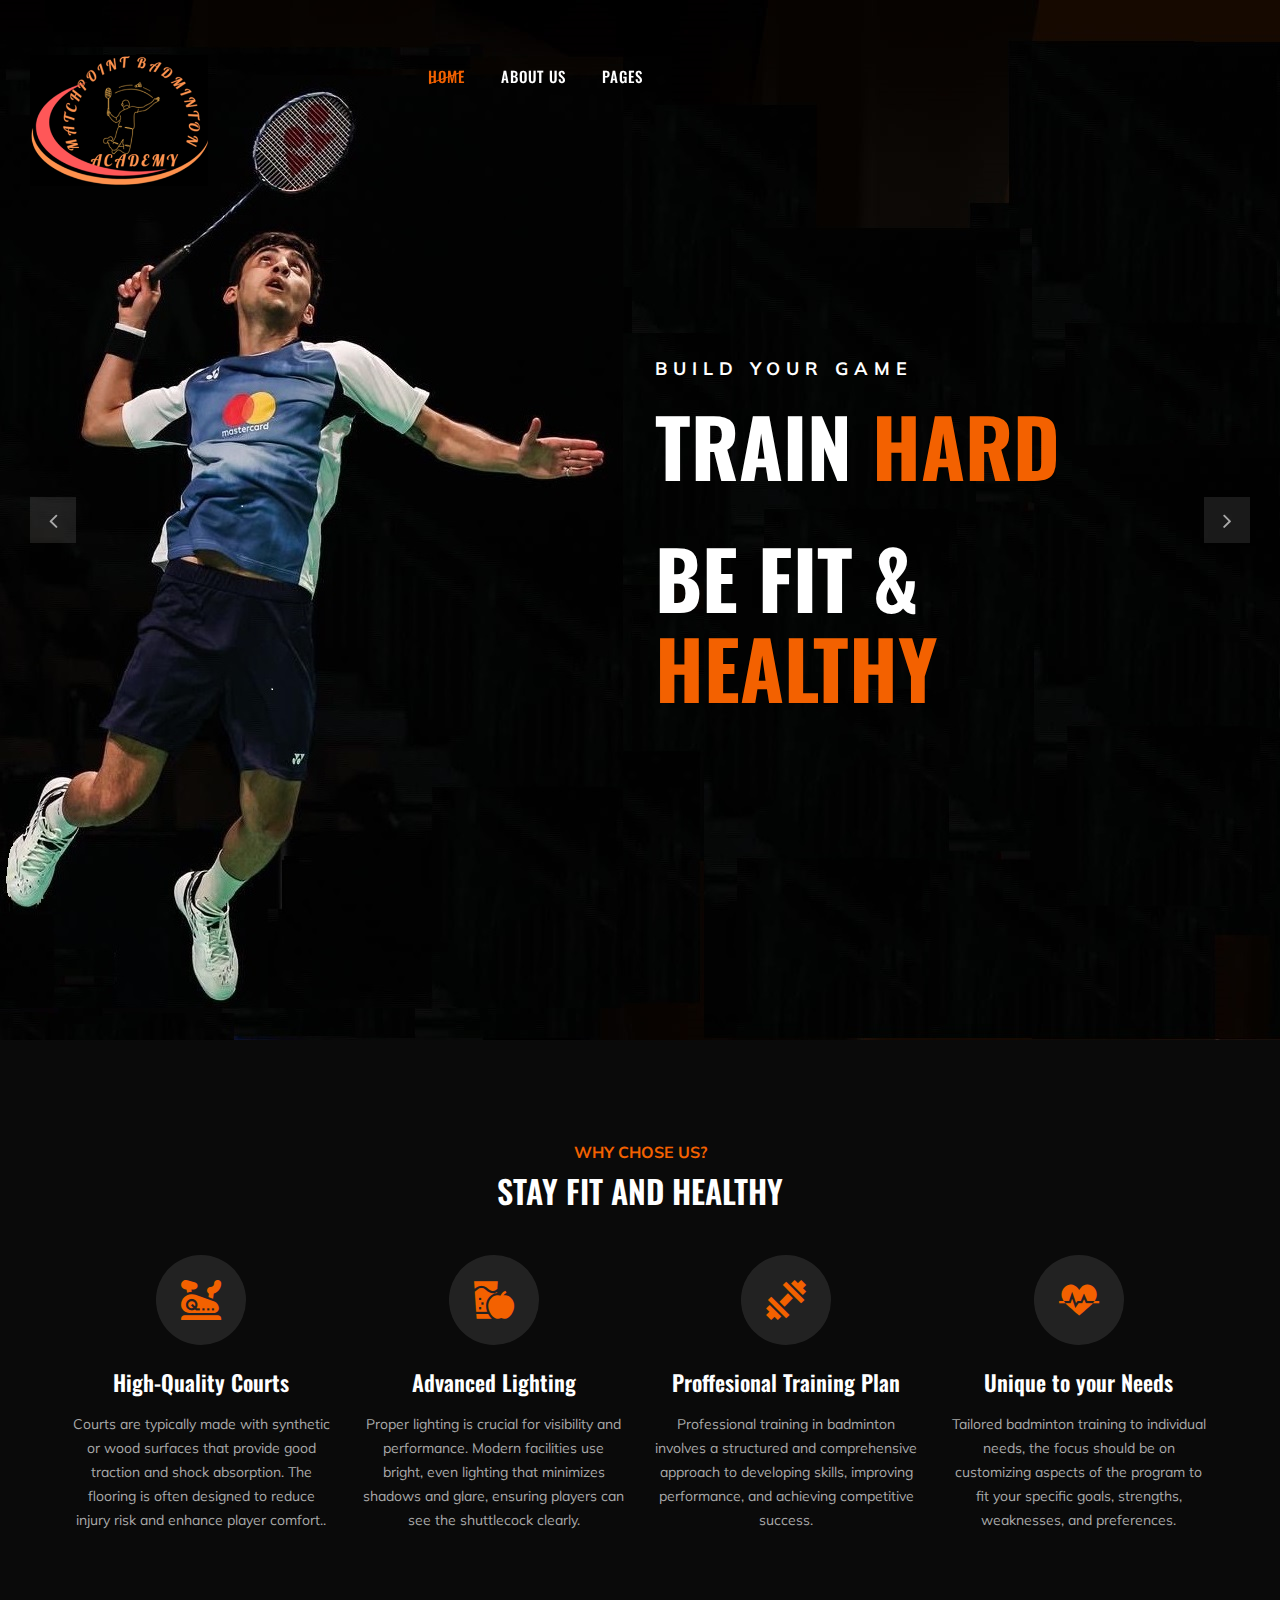
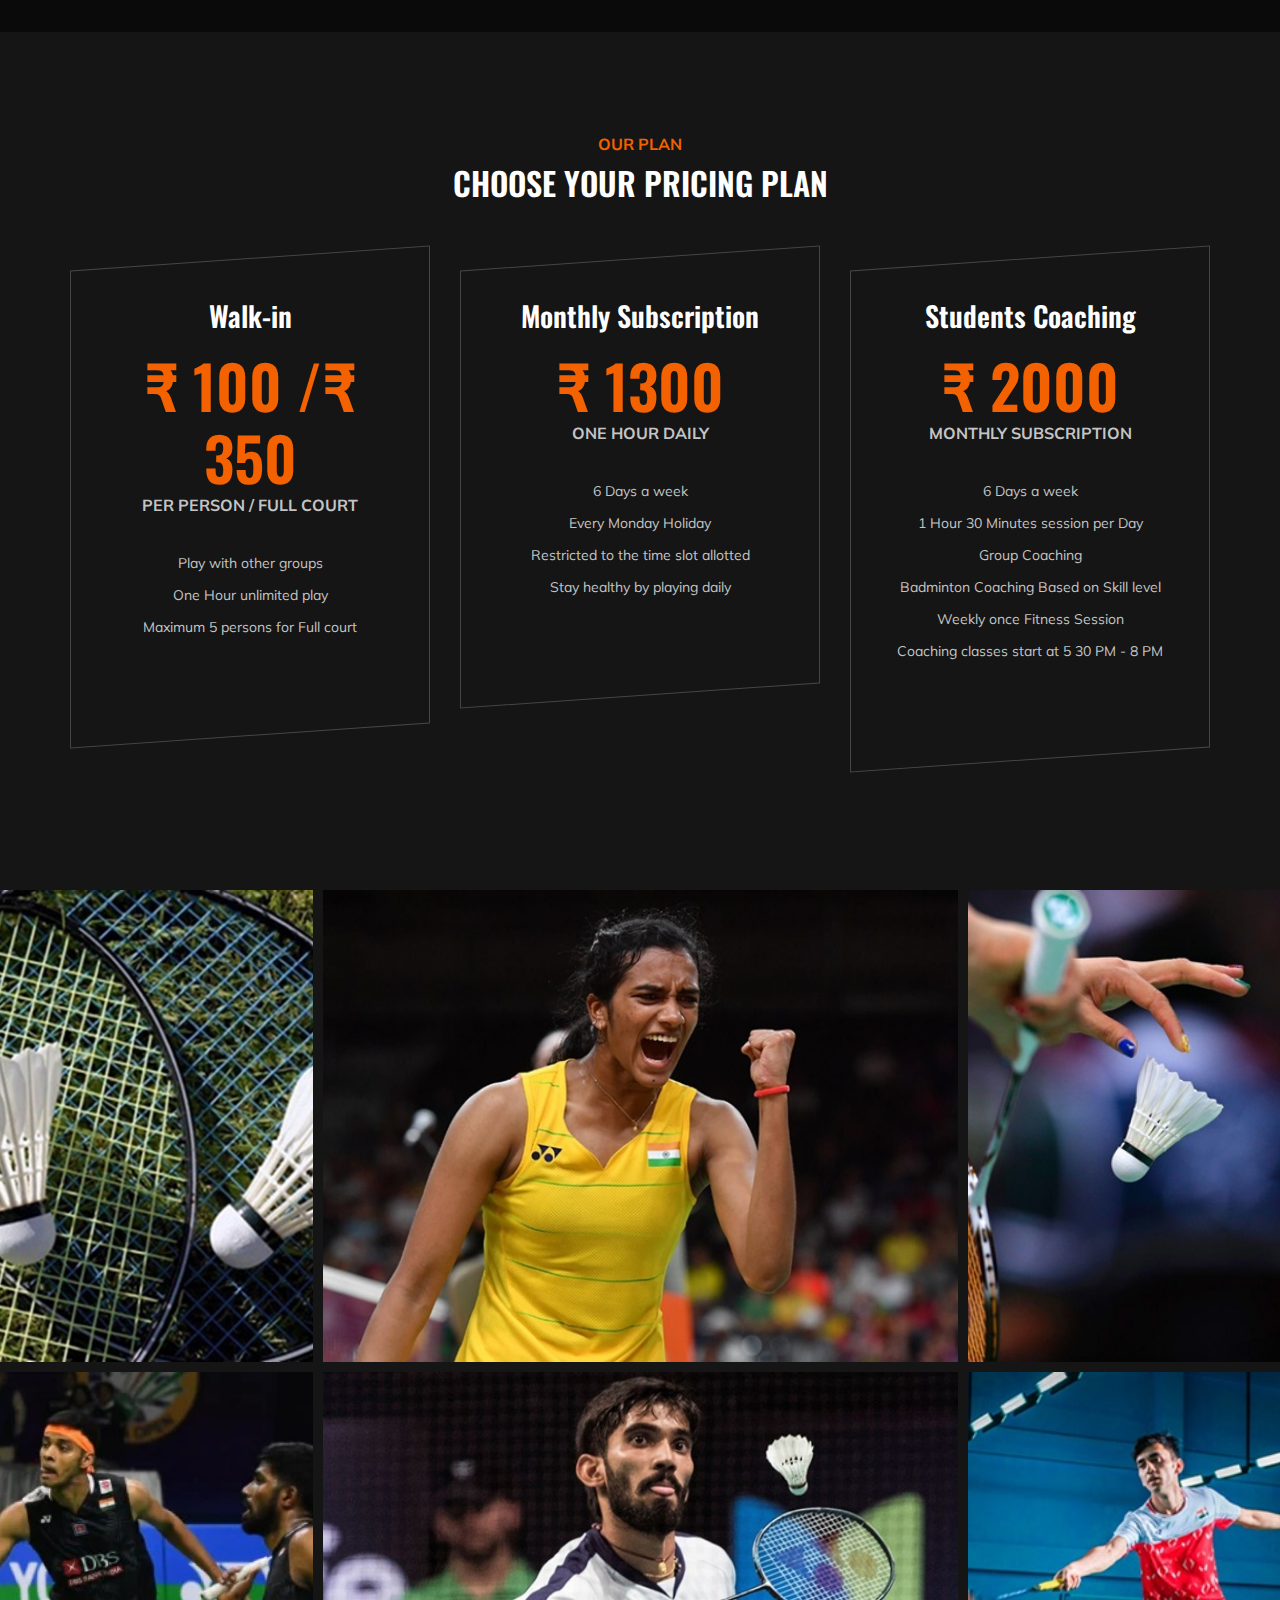
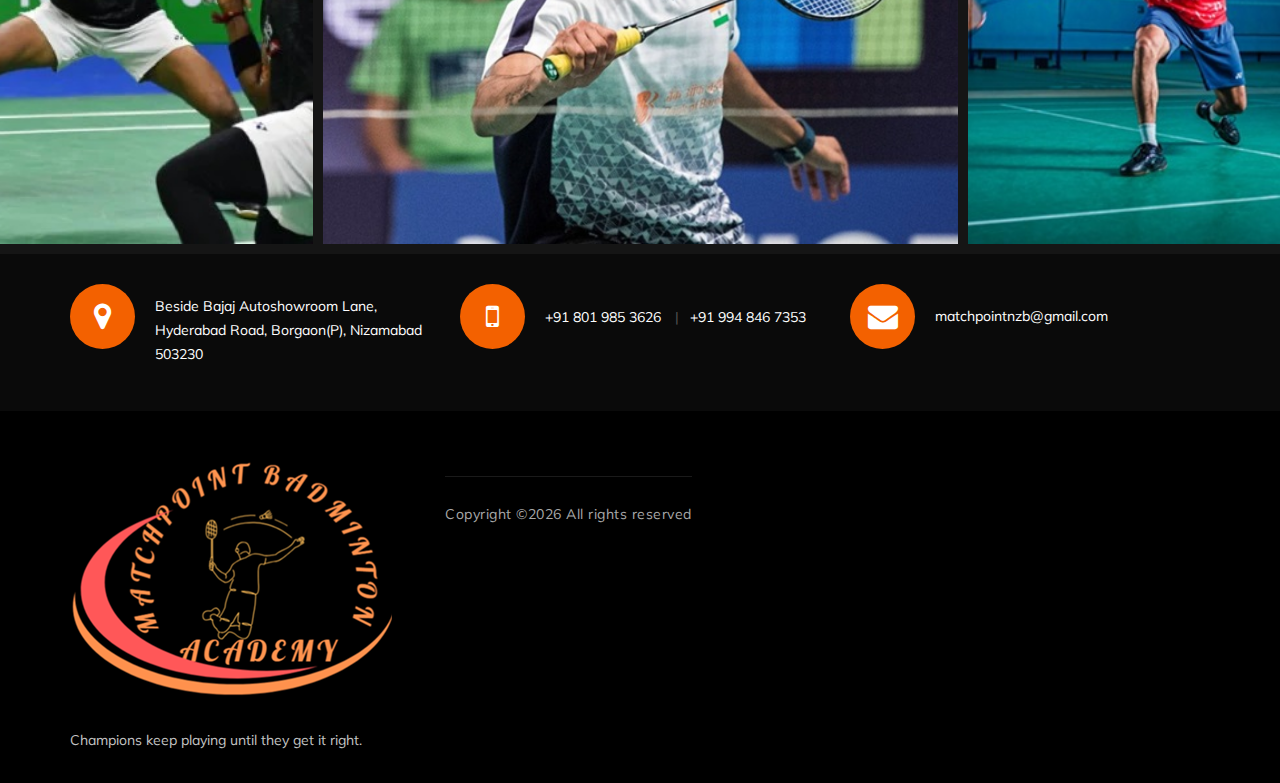
<file: index.html>
<!DOCTYPE html>
<html lang="zxx">

<head>
    <meta charset="UTF-8">
    <meta name="description" content="MPA">
    <meta name="keywords" content="Gym, unica, creative, html">
    <meta name="viewport" content="width=device-width, initial-scale=1.0">
    <meta http-equiv="X-UA-Compatible" content="ie=edge">
    <title>MPA </title>

    <!-- Google Font -->
    <link href="https://fonts.googleapis.com/css?family=Muli:300,400,500,600,700,800,900&display=swap" rel="stylesheet">
    <link href="https://fonts.googleapis.com/css?family=Oswald:300,400,500,600,700&display=swap" rel="stylesheet">

    <!-- Css Styles -->
    <link rel="stylesheet" href="css/bootstrap.min.css" type="text/css">
    <link rel="stylesheet" href="css/font-awesome.min.css" type="text/css">
    <link rel="stylesheet" href="css/flaticon.css" type="text/css">
    <link rel="stylesheet" href="css/owl.carousel.min.css" type="text/css">
    <link rel="stylesheet" href="css/barfiller.css" type="text/css">
    <link rel="stylesheet" href="css/magnific-popup.css" type="text/css">
    <link rel="stylesheet" href="css/slicknav.min.css" type="text/css">
    <link rel="stylesheet" href="css/style.css" type="text/css">
</head>

<body>
    <!-- Page Preloder -->
    <div id="preloder">
        <div class="loader"></div>
    </div>

    <!-- Offcanvas Menu Section Begin -->
    <div class="offcanvas-menu-overlay"></div>
    <div class="offcanvas-menu-wrapper">
        <div class="canvas-close">
            <i class="fa fa-close"></i>
        </div>
        <!--
        <div class="canvas-search search-switch">
            <i class="fa fa-search"></i>
        </div>
        -->
        <nav class="canvas-menu mobile-menu">
            <ul>
                <li><a href="./index.html">Home</a></li>
                <li><a href="./about-us.html">About Us</a></li>
                <li><a href="#">Pages</a>
                    <ul class="dropdown">
                        <li><a href="./about-us.html">About us</a></li>
                        <li><a href="./gallery.html">Gallery</a></li>

                    </ul>
                </li>
                <!-- <li><a href="./contact.html">Contact</a></li>  -->
            </ul>
        </nav>
        <div id="mobile-menu-wrap"></div>
        <!--
        <div class="canvas-social">
            <a href="#"><i class="fa fa-facebook"></i></a>
            <a href="#"><i class="fa fa-twitter"></i></a>
            <a href="#"><i class="fa fa-youtube-play"></i></a>
            <a href="#"><i class="fa fa-instagram"></i></a>
        </div>
        -->
    </div>
    <!-- Offcanvas Menu Section End -->

    <!-- Header Section Begin -->
    <header class="header-section">
        <div class="container-fluid">
            <div class="row">
                <div class="col-lg-2">
                    <div class="logo1">
                        <a href="./index.html">
                            <img src="img/logo.png" alt="">
                        </a>
                    </div>
                </div>
                <div class="col-lg-6">
                    <nav class="nav-menu">
                        <ul>
                            <li class="active"><a href="./index.html">Home</a></li>
                            <li><a href="./about-us.html">About Us</a></li>
                            <li><a href="#">Pages</a>
                                <ul class="dropdown">
                                    <li><a href="./about-us.html">About us</a></li>
                                    <li><a href="./gallery.html">Gallery</a></li>
                                        </ul>
                            </li>
                            <!-- <li><a href="./contact.html">Contact</a></li>  -->
                        </ul>
                    </nav>
                </div>
                <div class="col-lg-3">
                    <!--
                    <div class="top-option">
                        <div class="to-search search-switch">
                            <i class="fa fa-search"></i>
                        </div>

                        -->
                       <!--
                        <div class="to-social">
                            <a href="#"><i class="fa fa-facebook"></i></a>
                            <a href="#"><i class="fa fa-twitter"></i></a>
                            <a href="#"><i class="fa fa-youtube-play"></i></a>
                            <a href="#"><i class="fa fa-instagram"></i></a>
                        </div>
                        -->
                    </div>
                </div>
            </div>
            <div class="canvas-open">
                <i class="fa fa-bars"></i>
            </div>
        </div>
    </header>
    <!-- Header End -->

    <!-- Hero Section Begin -->
    <section class="hero-section">
        <div class="hs-slider owl-carousel">
            <div class="hs-item set-bg" data-setbg="img/hero/hero-1.jpg">
                <div class="container">
                    <div class="row">
                        <div class="col-lg-6 offset-lg-6">
                            <div class="hi-text">
                                <span>Build your Game</span>
                                <h1>Train <strong>Hard</strong></h1>
                                <h1>Be Fit &<strong> Healthy</strong> </h1>
                                <!-- <a href="#" class="primary-btn">Get info</a>   -->
                            </div>
                        </div>
                    </div>
                </div>
            </div>
            <div class="hs-item set-bg" data-setbg="img/hero/hero-2.jpg">
                <div class="container">
                    <div class="row">
                        <div class="col-lg-6 offset-lg-6">
                            <div class="hi-text">
                                <span>Build your Game</span>
                                  <h1>Train <strong>Hard</strong></h1>
                                <h1>Be Fit & <strong>Healthy </strong></h1>
                                <!-- <a href="#" class="primary-btn">Get info</a>  -->
                            </div>
                        </div>
                    </div>
                </div>
            </div>
        </div>
    </section>
    <!-- Hero Section End -->

    <!-- ChoseUs Section Begin -->
    <section class="choseus-section spad">
        <div class="container">
            <div class="row">
                <div class="col-lg-12">
                    <div class="section-title">
                        <span>Why chose us?</span>
                        <h2>Stay Fit and Healthy</h2>
                    </div>
                </div>
            </div>
            <div class="row">
                <div class="col-lg-3 col-sm-6">
                    <div class="cs-item">
                        <span class="flaticon-034-stationary-bike"></span>
                        <h4>High-Quality Courts</h4>
                        <p>Courts are typically made with synthetic or wood surfaces that provide good traction and shock absorption. The flooring is often designed to reduce injury risk and enhance player comfort..</p>
                    </div>
                </div>
                <div class="col-lg-3 col-sm-6">
                    <div class="cs-item">
                        <span class="flaticon-033-juice"></span>
                        <h4>Advanced Lighting</h4>
                        <p>Proper lighting is crucial for visibility and performance. Modern facilities use bright, even lighting that minimizes shadows and glare, ensuring players can see the shuttlecock clearly.</p>
                    </div>
                </div>
                <div class="col-lg-3 col-sm-6">
                    <div class="cs-item">
                        <span class="flaticon-002-dumbell"></span>
                        <h4>Proffesional Training Plan</h4>
                        <p>Professional training in badminton involves a structured and comprehensive approach to developing skills, improving performance, and achieving competitive success.</p>
                    </div>
                </div>
                <div class="col-lg-3 col-sm-6">
                    <div class="cs-item">
                        <span class="flaticon-014-heart-beat"></span>
                        <h4>Unique to your Needs</h4>
                        <p>Tailored badminton training to individual needs, the focus should be on customizing aspects of the program to fit your specific goals, strengths, weaknesses, and preferences.</p>
                    </div>
                </div>
            </div>
        </div>
    </section>
    <!-- ChoseUs Section End -->

    <!-- ChoseUs Section End -->

    <!-- Banner Section Begin -->
    <!--
    <section class="banner-section set-bg" data-setbg="img/banner-bg.jpg">
        <div class="container">
            <div class="row">
                <div class="col-lg-12 text-center">
                    <div class="bs-text">
                        <h2>registration now to get more deals</h2>
                        <div class="bt-tips">Where health, beauty and fitness meet.</div>
                        <a href="#" class="primary-btn  btn-normal">Appointment</a>
                    </div>
                </div>
            </div>
        </div>
    </section>

    -->
    <!-- Banner Section End -->

    <!-- Pricing Section Begin -->
    <section class="pricing-section spad">
        <div class="container">
            <div class="row">
                <div class="col-lg-12">
                    <div class="section-title">
                        <span>Our Plan</span>
                        <h2>Choose your pricing plan</h2>
                    </div>
                </div>
            </div>
            <div class="row justify-content-center">
                <div class="col-lg-4 col-md-8">
                    <div class="ps-item">
                        <h3>Walk-in</h3>
                        <div class="pi-price">
                            <h2> ₹ 100 /₹ 350 </h2>
                            <span>Per Person / Full Court</span>
                        </div>
                        <ul>
                            <li>Play with other groups</li>
                            <li> One Hour unlimited play</li>
                            <li> Maximum 5 persons for Full court</li>
                         </ul>
                         <!--<a href="#" class="primary-btn pricing-btn">Enroll now</a> -->
                         <!-- <a href="#" class="thumb-icon"><i class="fa fa-picture-o"></i></a>  -->
                    </div>
                </div>
                <div class="col-lg-4 col-md-8">
                    <div class="ps-item">
                        <h3>Monthly Subscription</h3>
                        <div class="pi-price">
                            <h2>₹ 1300 </h2>
                            <span>One Hour daily</span>
                        </div>
                        <ul>
                            <li>6 Days a week</li>
                            <li>Every Monday Holiday</li>
                            <li>Restricted to the time slot allotted</li>
                            <li>Stay healthy by playing daily</li>
                        </ul>
                      <!--  <a href="#" class="primary-btn pricing-btn">Enroll now</a>  -->
                       <!-- <a href="#" class="thumb-icon"><i class="fa fa-picture-o"></i></a> -->
                    </div>
                </div>
                <div class="col-lg-4 col-md-8">
                    <div class="ps-item">
                        <h3>Students Coaching</h3>
                        <div class="pi-price">
                            <h2>₹ 2000</h2>
                            <span>Monthly Subscription</span>
                        </div>
                        <ul>
                            <li>6 Days a week</li>
                            <li> 1 Hour 30 Minutes session per Day</li>
                            <li>Group Coaching</li>
                            <li>Badminton Coaching Based on Skill level</li>
                            <li>Weekly once Fitness Session </li>
                            <li> Coaching classes start at 5 30 PM - 8 PM </li>
                        </ul>
                           <!-- <a href="#" class="primary-btn pricing-btn">Enroll now</a>  -->
                           <!-- <a href="#" class="thumb-icon"><i class="fa fa-picture-o"></i></a>  -->
                    </div>
                </div>
            </div>
        </div>
    </section>
    <!-- Pricing Section End -->

    <!-- Gallery Section Begin -->
    <div class="gallery-section">
        <div class="gallery">
            <div class="grid-sizer"></div>
            <!-- <div class="gs-item grid-wide set-bg" data-setbg="img/gallery/gallery-1.jpg">  -->
                <div class="gs-item  set-bg" data-setbg="img/gallery/gallery-1.jpg">
                <a href="img/gallery/gallery-1.jpg" class="thumb-icon image-popup"><i class="fa fa-picture-o"></i></a>
            </div>
            <div class="gs-item   grid-wide set-bg" data-setbg="img/gallery/gallery-2.jpg">
                <a href="img/gallery/gallery-2.jpg" class="thumb-icon image-popup"><i class="fa fa-picture-o"></i></a>
            </div>
            <div class="gs-item set-bg" data-setbg="img/gallery/gallery-3.jpg">
                <a href="img/gallery/gallery-3.jpg" class="thumb-icon image-popup"><i class="fa fa-picture-o"></i></a>
            </div>
            <div class="gs-item set-bg" data-setbg="img/gallery/gallery-4.jpg">
                <a href="img/gallery/gallery-4.jpg" class="thumb-icon image-popup"><i class="fa fa-picture-o"></i></a>
            </div>
            <div class="gs-item grid-wide set-bg" data-setbg="img/gallery/gallery-5.jpg">
                <a href="img/gallery/gallery-5.jpg" class="thumb-icon image-popup"><i class="fa fa-picture-o"></i></a>
            </div>
           <!--  <div class="gs-item grid-wide set-bg" data-setbg="img/gallery/gallery-6.jpg">   -->
                <div class="gs-item  set-bg" data-setbg="img/gallery/gallery-6.jpg">
                <a href="img/gallery/gallery-6.jpg" class="thumb-icon image-popup"><i class="fa fa-picture-o"></i></a>
            </div>
        </div>
    </div>
    <!-- Gallery Section End -->

     <!-- Get In Touch Section Begin -->
    <div class="gettouch-section">
        <div class="container">
            <div class="row">
                <div class="col-md-4">
                    <div class="gt-text">
                        <i class="fa fa-map-marker"></i>
                      <p>Beside Bajaj Autoshowroom Lane, Hyderabad Road, Borgaon(P), Nizamabad<br/> 503230</p>
                    </div>
                </div>
                <div class="col-md-4">
                    <div class="gt-text">
                        <i class="fa fa-mobile"></i>
                        <ul>
                            <li>+91 801 985 3626</li>
                            <li>+91 994 846 7353</li>
                        </ul>
                    </div>
                </div>
                <div class="col-md-4">
                    <div class="gt-text email">
                        <i class="fa fa-envelope"></i>
                         <p>matchpointnzb@gmail.com</p>
                    </div>
                </div>
            </div>
        </div>
    </div>
    <!-- Get In Touch Section End -->

    <!-- Footer Section Begin -->
    <section class="footer-section">
        <div class="container">
            <div class="row">
                <div class="col-lg-4">
                    <div class="fs-about">
                        <div class="fa-logo">
                            <a href="#"><img src="img/logo.png" alt=""></a>
                        </div>
                        <p>Champions keep playing until they get it right.</p>
                        <!--
                        <div class="fa-social">
                            <a href="#"><i class="fa fa-facebook"></i></a>
                            <a href="#"><i class="fa fa-twitter"></i></a>
                            <a href="#"><i class="fa fa-youtube-play"></i></a>
                            <a href="#"><i class="fa fa-instagram"></i></a>
                            <a href="#"><i class="fa  fa-envelope-o"></i></a>
                        </div>

                        -->
                    </div>
                </div>
                <!--
                <div class="col-lg-2 col-md-3 col-sm-6">
                    <div class="fs-widget">
                        <h4>Useful links</h4>
                        <ul>
                            <li><a href="#">About</a></li>
                            <li><a href="#">Blog</a></li>
                            <li><a href="#">Classes</a></li>
                            <li><a href="#">Contact</a></li>
                        </ul>
                    </div>
                </div>
                <div class="col-lg-2 col-md-3 col-sm-6">
                    <div class="fs-widget">
                        <h4>Support</h4>
                        <ul>
                            <li><a href="#">Login</a></li>
                            <li><a href="#">My account</a></li>
                            <li><a href="#">Subscribe</a></li>
                            <li><a href="#">Contact</a></li>
                        </ul>
                    </div>
                </div>
                <div class="col-lg-4 col-md-6">
                    <div class="fs-widget">
                        <h4>Tips & Guides</h4>
                        <div class="fw-recent">
                            <h6><a href="#">Physical fitness may help prevent depression, anxiety</a></h6>
                            <ul>
                                <li>3 min read</li>
                                <li>20 Comment</li>
                            </ul>
                        </div>
                        <div class="fw-recent">
                            <h6><a href="#">Fitness: The best exercise to lose belly fat and tone up...</a></h6>
                            <ul>
                                <li>3 min read</li>
                                <li>20 Comment</li>
                            </ul>
                        </div>
                    </div>
                </div>
            </div>
            -->
            <div class="row">
                <div class="col-lg-12 text-center">
                    <div class="copyright-text">
                        <p><!-- Link back to Colorlib can't be removed. Template is licensed under CC BY 3.0. -->
  Copyright &copy;<script>document.write(new Date().getFullYear());</script> All rights reserved
  <!-- Link back to Colorlib can't be removed. Template is licensed under CC BY 3.0. --></p>
                    </div>
                </div>
            </div>
        </div>
    </section>
    <!-- Footer Section End -->

    <!-- Search model Begin -->
    <div class="search-model">
        <div class="h-100 d-flex align-items-center justify-content-center">
            <div class="search-close-switch">+</div>
            <form class="search-model-form">
                <input type="text" id="search-input" placeholder="Search here.....">
            </form>
        </div>
    </div>
    <!-- Search model end -->

    <!-- Js Plugins -->
    <script src="js/jquery-3.3.1.min.js"></script>
    <script src="js/bootstrap.min.js"></script>
    <script src="js/jquery.magnific-popup.min.js"></script>
    <script src="js/masonry.pkgd.min.js"></script>
    <script src="js/jquery.barfiller.js"></script>
    <script src="js/jquery.slicknav.js"></script>
    <script src="js/owl.carousel.min.js"></script>
    <script src="js/main.js"></script>



</body>

</html>
</file>
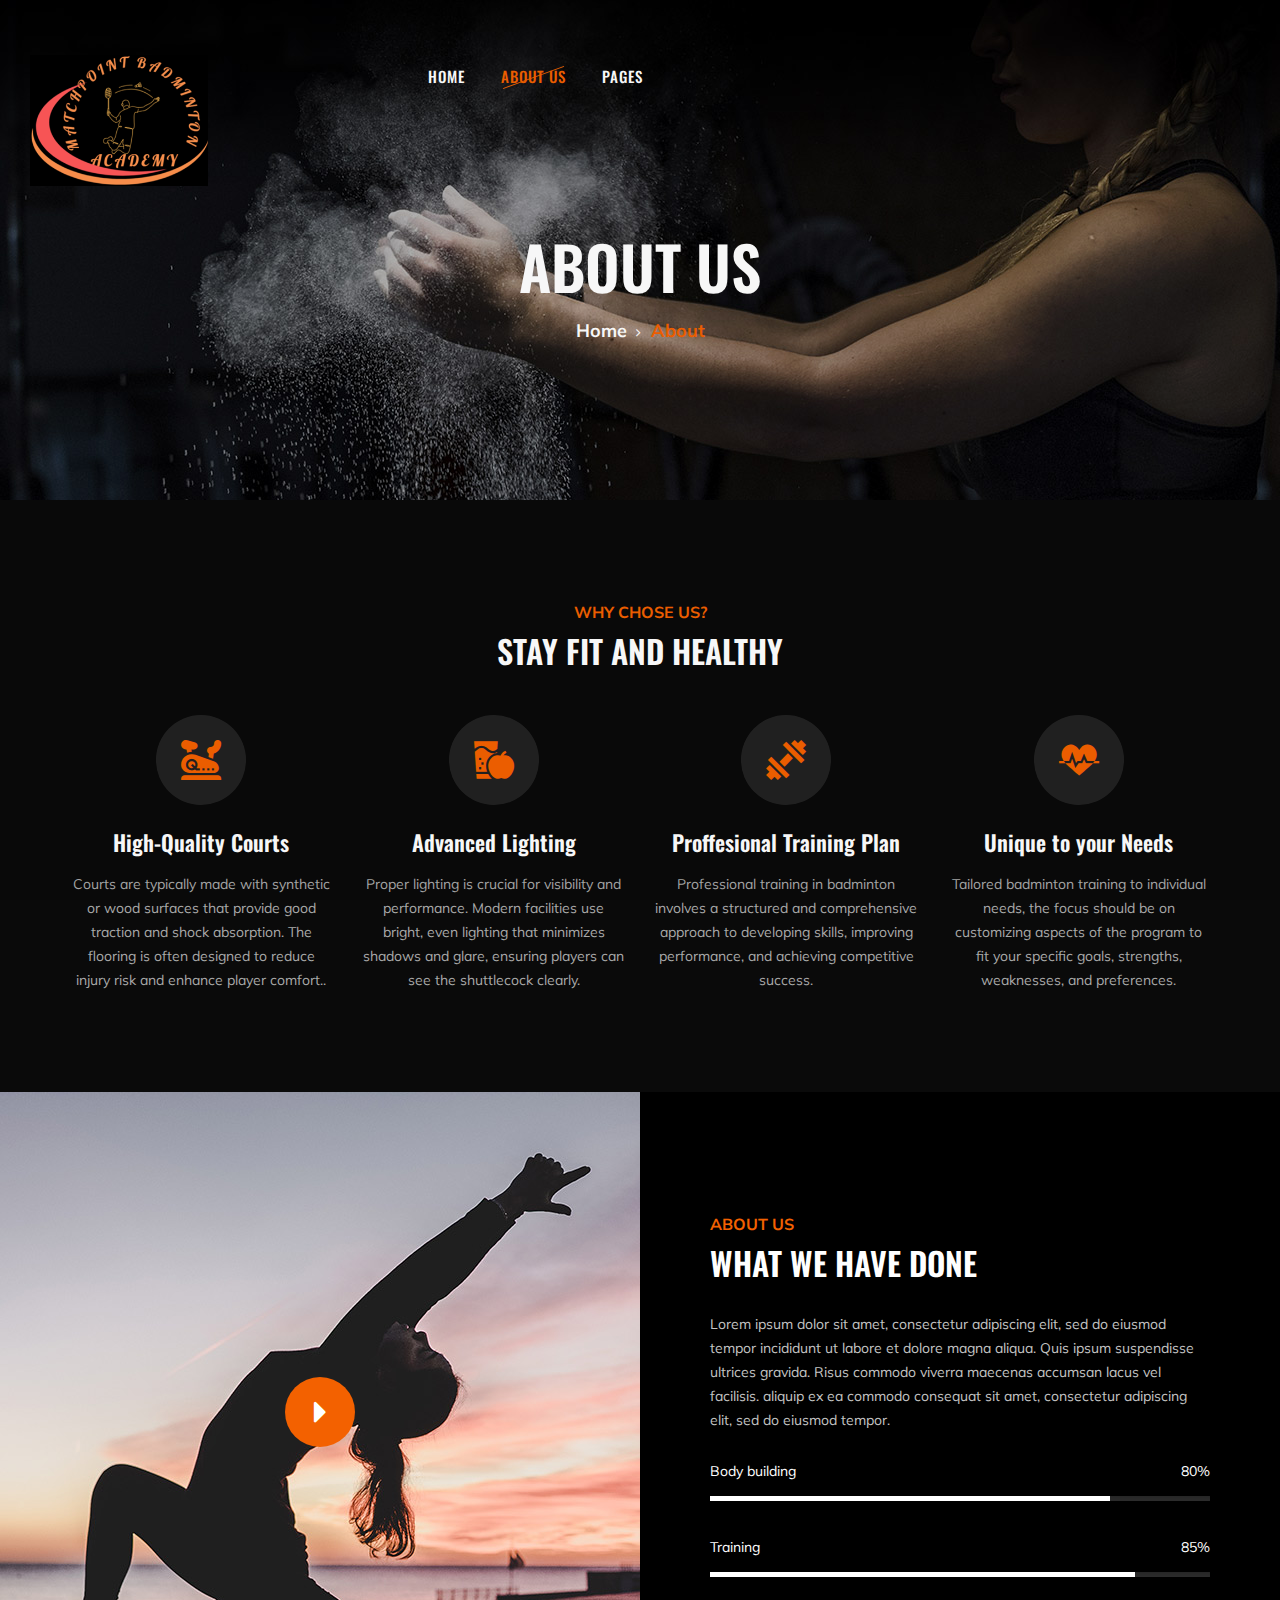
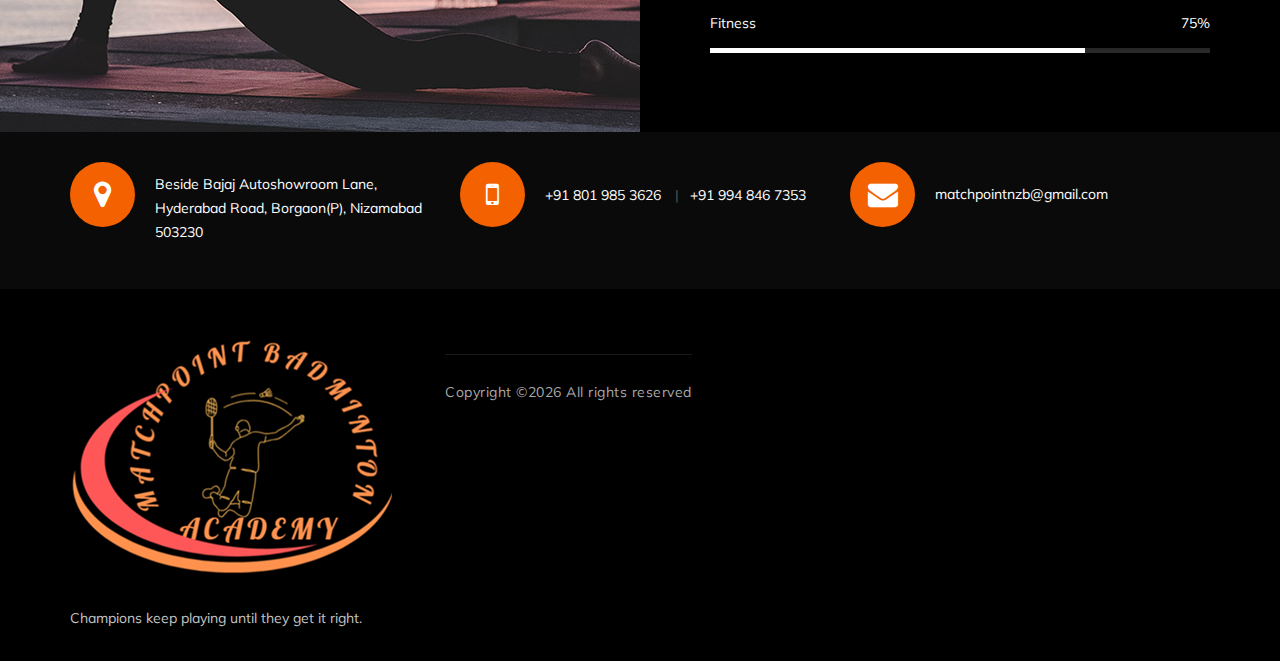
<file: about-us.html>
<!DOCTYPE html>
<html lang="zxx">

<head>
    <meta charset="UTF-8">
    <meta name="description" content="MPA">
    <meta name="keywords" content="Gym, unica, creative, html">
    <meta name="viewport" content="width=device-width, initial-scale=1.0">
    <meta http-equiv="X-UA-Compatible" content="ie=edge">
    <title>MPA </title>

    <!-- Google Font -->
    <link href="https://fonts.googleapis.com/css?family=Muli:300,400,500,600,700,800,900&display=swap" rel="stylesheet">
    <link href="https://fonts.googleapis.com/css?family=Oswald:300,400,500,600,700&display=swap" rel="stylesheet">

    <!-- Css Styles -->
    <link rel="stylesheet" href="css/bootstrap.min.css" type="text/css">
    <link rel="stylesheet" href="css/font-awesome.min.css" type="text/css">
    <link rel="stylesheet" href="css/flaticon.css" type="text/css">
    <link rel="stylesheet" href="css/owl.carousel.min.css" type="text/css">
    <link rel="stylesheet" href="css/barfiller.css" type="text/css">
    <link rel="stylesheet" href="css/magnific-popup.css" type="text/css">
    <link rel="stylesheet" href="css/slicknav.min.css" type="text/css">
    <link rel="stylesheet" href="css/style.css" type="text/css">
</head>

<body>
    <!-- Page Preloder -->
    <div id="preloder">
        <div class="loader"></div>
    </div>

 <!-- Offcanvas Menu Section Begin -->
    <div class="offcanvas-menu-overlay"></div>
    <div class="offcanvas-menu-wrapper">
        <div class="canvas-close">
            <i class="fa fa-close"></i>
        </div>
        <!--
        <div class="canvas-search search-switch">
            <i class="fa fa-search"></i>
        </div>
        -->
        <nav class="canvas-menu mobile-menu">
            <ul>
                <li><a href="./index.html">Home</a></li>
                <li><a href="./about-us.html">About Us</a></li>
               <li><a href="#">Pages</a>
                    <ul class="dropdown">
                        <li><a href="./about-us.html">About us</a></li>
                        <li><a href="./gallery.html">Gallery</a></li>

                    </ul>
                </li>
                <!-- <li><a href="./contact.html">Contact</a></li>  -->
            </ul>
        </nav>
        <div id="mobile-menu-wrap"></div>
        <!--
        <div class="canvas-social">
            <a href="#"><i class="fa fa-facebook"></i></a>
            <a href="#"><i class="fa fa-twitter"></i></a>
            <a href="#"><i class="fa fa-youtube-play"></i></a>
            <a href="#"><i class="fa fa-instagram"></i></a>
        </div>
        -->
    </div>
    <!-- Offcanvas Menu Section End -->

    <!-- Header Section Begin -->
    <header class="header-section">
        <div class="container-fluid">
            <div class="row">
                <div class="col-lg-2">
                    <div class="logo">
                        <a href="./index.html">
                            <img src="img/logo.png" alt="">
                        </a>
                    </div>
                </div>
                <div class="col-lg-6">
                    <nav class="nav-menu">
                        <ul>
                            <li><a href="./index.html">Home</a></li>
                            <li class="active"><a href="./about-us.html">About Us</a></li>

                            <li><a href="#">Pages</a>
                                <ul class="dropdown">
                                    <li><a href="./about-us.html">About us</a></li>
                                    <li><a href="./gallery.html">Gallery</a></li>

                                </ul>
                            </li>
                           <!--  <li><a href="./contact.html">Contact</a></li>  -->
                        </ul>
                    </nav>
                </div>
                <div class="col-lg-3">
                    <div class="top-option">
                        <!--
                        <div class="to-search search-switch">
                            <i class="fa fa-search"></i>
                        </div>
                        -->
                        <!--
                        <div class="to-social">
                            <a href="#"><i class="fa fa-facebook"></i></a>
                            <a href="#"><i class="fa fa-twitter"></i></a>
                            <a href="#"><i class="fa fa-youtube-play"></i></a>
                            <a href="#"><i class="fa fa-instagram"></i></a>
                        </div>
                        -->
                    </div>
                </div>
            </div>
            <div class="canvas-open">
                <i class="fa fa-bars"></i>
            </div>
        </div>
    </header>
    <!-- Header End -->

    <!-- Breadcrumb Section Begin -->
    <section class="breadcrumb-section set-bg" data-setbg="img/breadcrumb-bg.jpg">
        <div class="container">
            <div class="row">
                <div class="col-lg-12 text-center">
                    <div class="breadcrumb-text">
                        <h2>About us</h2>
                        <div class="bt-option">
                            <a href="./index.html">Home</a>
                            <span>About</span>
                        </div>
                    </div>
                </div>
            </div>
        </div>
    </section>
    <!-- Breadcrumb Section End -->

    <!-- ChoseUs Section Begin -->
     <section class="choseus-section spad">
        <div class="container">
            <div class="row">
                <div class="col-lg-12">
                    <div class="section-title">
                        <span>Why chose us?</span>
                        <h2>Stay Fit and Healthy</h2>
                    </div>
                </div>
            </div>
            <div class="row">
                <div class="col-lg-3 col-sm-6">
                    <div class="cs-item">
                        <span class="flaticon-034-stationary-bike"></span>
                        <h4>High-Quality Courts</h4>
                        <p>Courts are typically made with synthetic or wood surfaces that provide good traction and shock absorption. The flooring is often designed to reduce injury risk and enhance player comfort..</p>
                    </div>
                </div>
                <div class="col-lg-3 col-sm-6">
                    <div class="cs-item">
                        <span class="flaticon-033-juice"></span>
                        <h4>Advanced Lighting</h4>
                        <p>Proper lighting is crucial for visibility and performance. Modern facilities use bright, even lighting that minimizes shadows and glare, ensuring players can see the shuttlecock clearly.</p>
                    </div>
                </div>
                <div class="col-lg-3 col-sm-6">
                    <div class="cs-item">
                        <span class="flaticon-002-dumbell"></span>
                        <h4>Proffesional Training Plan</h4>
                        <p>Professional training in badminton involves a structured and comprehensive approach to developing skills, improving performance, and achieving competitive success.</p>
                    </div>
                </div>
                <div class="col-lg-3 col-sm-6">
                    <div class="cs-item">
                        <span class="flaticon-014-heart-beat"></span>
                        <h4>Unique to your Needs</h4>
                        <p>Tailored badminton training to individual needs, the focus should be on customizing aspects of the program to fit your specific goals, strengths, weaknesses, and preferences.</p>
                    </div>
                </div>
            </div>
        </div>
    </section>

    <!-- ChoseUs Section End -->

    <!-- About US Section Begin -->
    <section class="aboutus-section">
        <div class="container-fluid">
            <div class="row">
                <div class="col-lg-6 p-0">
                    <div class="about-video set-bg" data-setbg="img/about-us.jpg">
                        <a href="https://www.youtube.com/watch?v=EzKkl64rRbM" class="play-btn video-popup"><i
                                class="fa fa-caret-right"></i></a>
                    </div>
                </div>
                <div class="col-lg-6 p-0">
                    <div class="about-text">
                        <div class="section-title">
                            <span>About Us</span>
                            <h2>What we have done</h2>
                        </div>
                        <div class="at-desc">
                            <p>Lorem ipsum dolor sit amet, consectetur adipiscing elit, sed do eiusmod tempor incididunt
                                ut labore et dolore magna aliqua. Quis ipsum suspendisse ultrices gravida. Risus commodo
                                viverra maecenas accumsan lacus vel facilisis. aliquip ex ea commodo consequat sit amet,
                                consectetur adipiscing elit, sed do eiusmod tempor.</p>
                        </div>
                        <div class="about-bar">
                            <div class="ab-item">
                                <p>Body building</p>
                                <div id="bar1" class="barfiller">
                                    <span class="fill" data-percentage="80"></span>
                                    <div class="tipWrap">
                                        <span class="tip"></span>
                                    </div>
                                </div>
                            </div>
                            <div class="ab-item">
                                <p>Training</p>
                                <div id="bar2" class="barfiller">
                                    <span class="fill" data-percentage="85"></span>
                                    <div class="tipWrap">
                                        <span class="tip"></span>
                                    </div>
                                </div>
                            </div>
                            <div class="ab-item">
                                <p>Fitness</p>
                                <div id="bar3" class="barfiller">
                                    <span class="fill" data-percentage="75"></span>
                                    <div class="tipWrap">
                                        <span class="tip"></span>
                                    </div>
                                </div>
                            </div>
                        </div>
                    </div>
                </div>
            </div>
        </div>
    </section>
    <!-- About US Section End -->


    <!-- Banner Section Begin -->
    <!--
    <section class="banner-section set-bg" data-setbg="img/banner-bg.jpg">
        <div class="container">
            <div class="row">
                <div class="col-lg-12 text-center">
                    <div class="bs-text">
                        <h2>Register now to get more details</h2>
                        <div class="bt-tips">Where health, fitness and Champions are made.</div>
                        <a href="#" class="primary-btn  btn-normal">Appointment</a>
                    </div>
                </div>
            </div>
        </div>
    </section>

    -->
    <!-- Banner Section End -->

    <!-- Testimonial Section Begin -->
    <!--
    <section class="testimonial-section spad">
        <div class="container">
            <div class="row">
                <div class="col-lg-12">
                    <div class="section-title">
                        <span>Testimonial</span>
                        <h2>Our cilent say</h2>
                    </div>
                </div>
            </div>
            <div class="ts_slider owl-carousel">
                <div class="ts_item">
                    <div class="row">
                        <div class="col-lg-12 text-center">
                            <div class="ti_pic">
                                <img src="img/testimonial/testimonial-1.jpg" alt="">
                            </div>
                            <div class="ti_text">
                                <p>Lorem ipsum dolor sit amet, consectetur adipiscing elit, sed do eiusmod tempor
                                    incididunt<br /> ut labore et dolore magna aliqua. Quis ipsum suspendisse ultrices
                                    gravida. Risus commodo<br /> viverra maecenas accumsan lacus vel facilisis.</p>
                                <h5>Marshmello Gomez</h5>
                                <div class="tt-rating">
                                    <i class="fa fa-star"></i>
                                    <i class="fa fa-star"></i>
                                    <i class="fa fa-star"></i>
                                    <i class="fa fa-star"></i>
                                    <i class="fa fa-star"></i>
                                </div>
                            </div>
                        </div>
                    </div>
                </div>
                <div class="ts_item">
                    <div class="row">
                        <div class="col-lg-12 text-center">
                            <div class="ti_pic">
                                <img src="img/testimonial/testimonial-2.jpg" alt="">
                            </div>
                            <div class="ti_text">
                                <p>Lorem ipsum dolor sit amet, consectetur adipiscing elit, sed do eiusmod tempor
                                    incididunt<br /> ut labore et dolore magna aliqua. Quis ipsum suspendisse ultrices
                                    gravida. Risus commodo<br /> viverra maecenas accumsan lacus vel facilisis.</p>
                                <h5>Marshmello Gomez</h5>
                                <div class="tt-rating">
                                    <i class="fa fa-star"></i>
                                    <i class="fa fa-star"></i>
                                    <i class="fa fa-star"></i>
                                    <i class="fa fa-star"></i>
                                    <i class="fa fa-star"></i>
                                </div>
                            </div>
                        </div>
                    </div>
                </div>
            </div>
        </div>
    </section>
-->
    <!-- Testimonial Section End -->

    <!-- Get In Touch Section Begin -->
    <div class="gettouch-section">
        <div class="container">
            <div class="row">
                <div class="col-md-4">
                    <div class="gt-text">
                        <i class="fa fa-map-marker"></i>
                        <p>Beside Bajaj Autoshowroom Lane, Hyderabad Road, Borgaon(P), Nizamabad<br/> 503230</p>
                    </div>
                </div>
                <div class="col-md-4">
                    <div class="gt-text">
                        <i class="fa fa-mobile"></i>
                        <ul>
                            <li>+91 801 985 3626</li>
                            <li>+91 994 846 7353</li>
                        </ul>
                    </div>
                </div>
                <div class="col-md-4">
                    <div class="gt-text email">
                        <i class="fa fa-envelope"></i>
                        <p>matchpointnzb@gmail.com</p>
                    </div>
                </div>
            </div>
        </div>
    </div>
    <!-- Get In Touch Section End -->

    <!-- Footer Section Begin -->
    <section class="footer-section">
        <div class="container">
            <div class="row">
                <div class="col-lg-4">
                    <div class="fs-about">
                        <div class="fa-logo">
                            <a href="#"><img src="img/logo.png" alt=""></a>
                        </div>
                        <p>Champions keep playing until they get it right.</p>
                       <!--
                        <div class="fa-social">
                            <a href="#"><i class="fa fa-facebook"></i></a>
                            <a href="#"><i class="fa fa-twitter"></i></a>
                            <a href="#"><i class="fa fa-youtube-play"></i></a>
                            <a href="#"><i class="fa fa-instagram"></i></a>
                            <a href="#"><i class="fa  fa-envelope-o"></i></a>
                        </div>
                        -->
                    </div>
                </div>

                <!--
                <div class="col-lg-2 col-md-3 col-sm-6">
                    <div class="fs-widget">
                        <h4>Useful links</h4>
                        <ul>
                            <li><a href="#">About</a></li>
                            <li><a href="#">Blog</a></li>
                            <li><a href="#">Classes</a></li>
                            <li><a href="#">Contact</a></li>
                        </ul>
                    </div>
                </div>
                <div class="col-lg-2 col-md-3 col-sm-6">
                    <div class="fs-widget">
                        <h4>Support</h4>
                        <ul>
                            <li><a href="#">Login</a></li>
                            <li><a href="#">My account</a></li>
                            <li><a href="#">Subscribe</a></li>
                            <li><a href="#">Contact</a></li>
                        </ul>
                    </div>
                </div>
                <div class="col-lg-4 col-md-6">
                    <div class="fs-widget">
                        <h4>Tips & Guides</h4>
                        <div class="fw-recent">
                            <h6><a href="#">Physical fitness may help prevent depression, anxiety</a></h6>
                            <ul>
                                <li>3 min read</li>
                                <li>20 Comment</li>
                            </ul>
                        </div>
                        <div class="fw-recent">
                            <h6><a href="#">Fitness: The best exercise to lose belly fat and tone up...</a></h6>
                            <ul>
                                <li>3 min read</li>
                                <li>20 Comment</li>
                            </ul>
                        </div>
                    </div>
                </div>
            </div>

            -->
            <div class="row">
                <div class="col-lg-12 text-center">
                    <div class="copyright-text">
                        <p><!-- Link back to Colorlib can't be removed. Template is licensed under CC BY 3.0. -->
  Copyright &copy;<script>document.write(new Date().getFullYear());</script> All rights reserved
  <!-- Link back to Colorlib can't be removed. Template is licensed under CC BY 3.0. --></p>
                    </div>
                </div>
            </div>
        </div>
    </section>
    <!-- Footer Section End -->

    <!-- Search model Begin -->
    <div class="search-model">
        <div class="h-100 d-flex align-items-center justify-content-center">
            <div class="search-close-switch">+</div>
            <form class="search-model-form">
                <input type="text" id="search-input" placeholder="Search here.....">
            </form>
        </div>
    </div>
    <!-- Search model end -->

    <!-- Js Plugins -->
    <script src="js/jquery-3.3.1.min.js"></script>
    <script src="js/bootstrap.min.js"></script>
    <script src="js/jquery.magnific-popup.min.js"></script>
    <script src="js/masonry.pkgd.min.js"></script>
    <script src="js/jquery.barfiller.js"></script>
    <script src="js/jquery.slicknav.js"></script>
    <script src="js/owl.carousel.min.js"></script>
    <script src="js/main.js"></script>


</body>

</html>
</file>
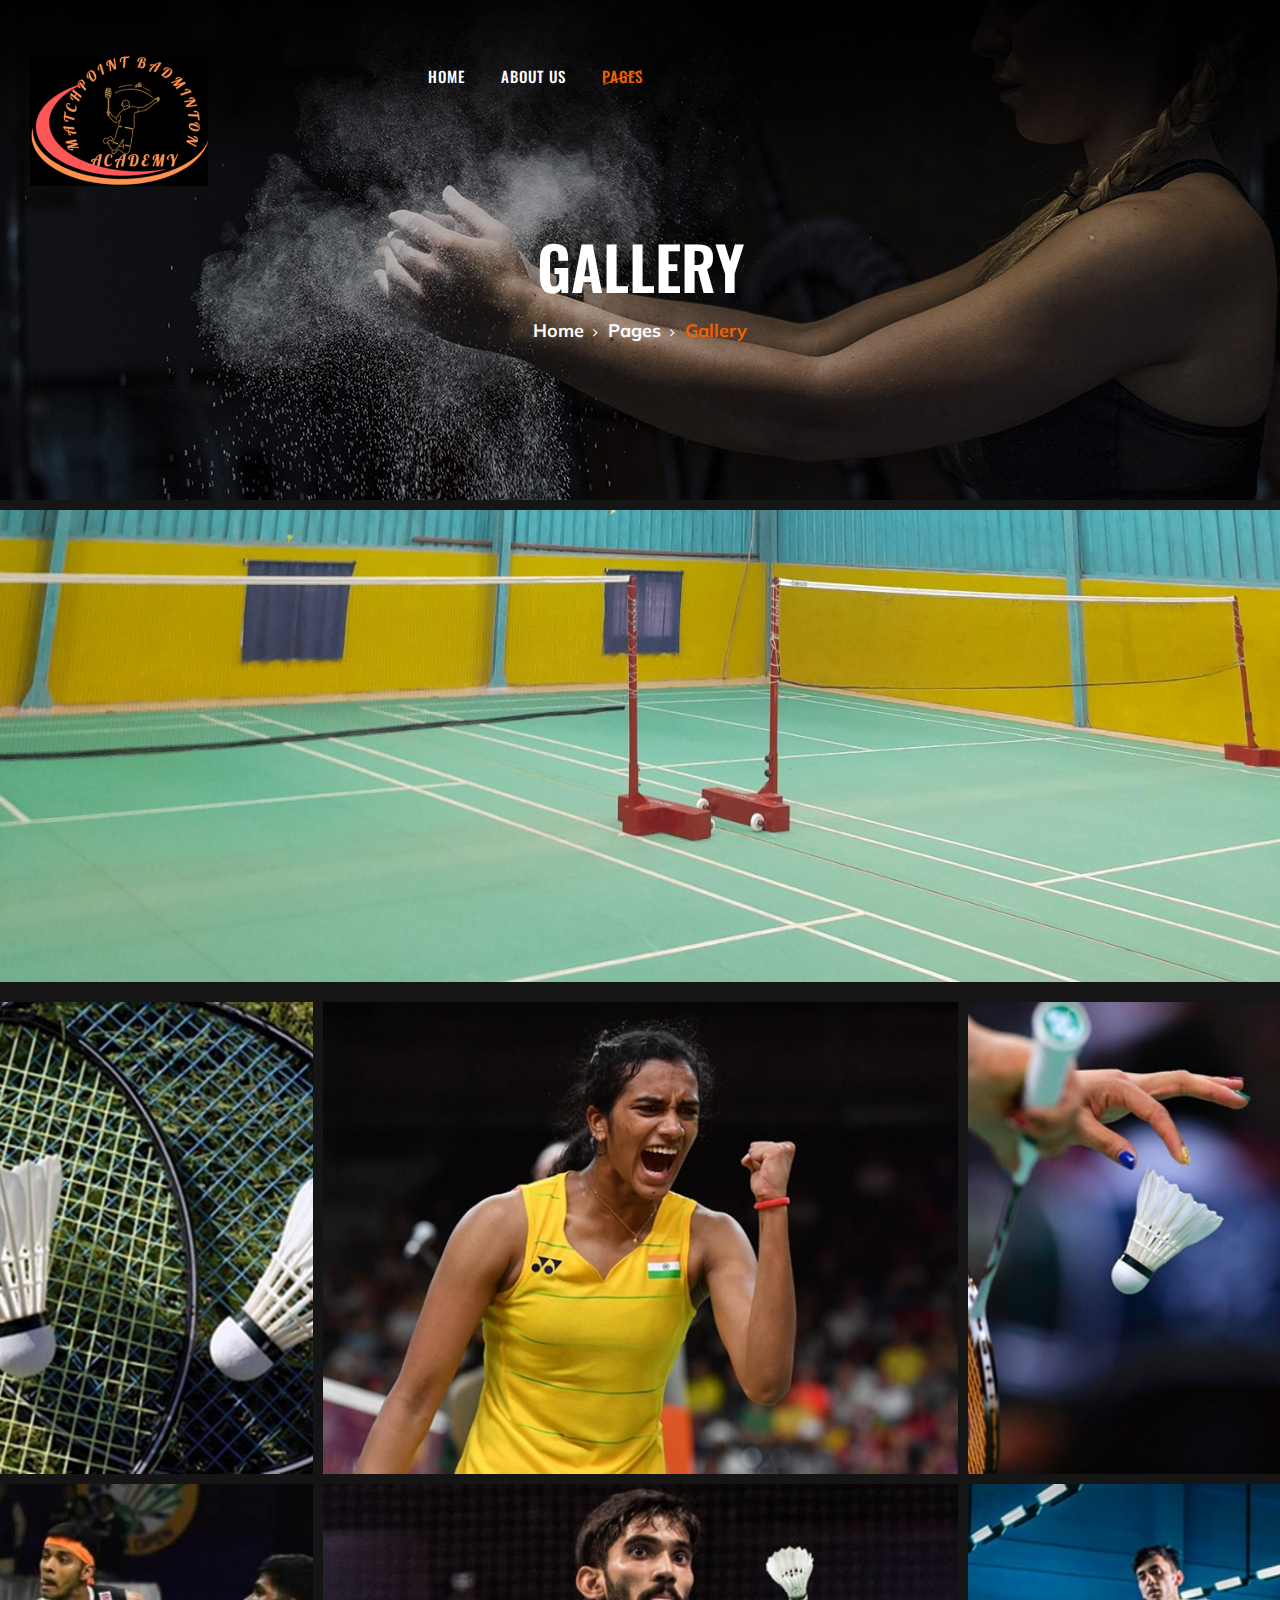
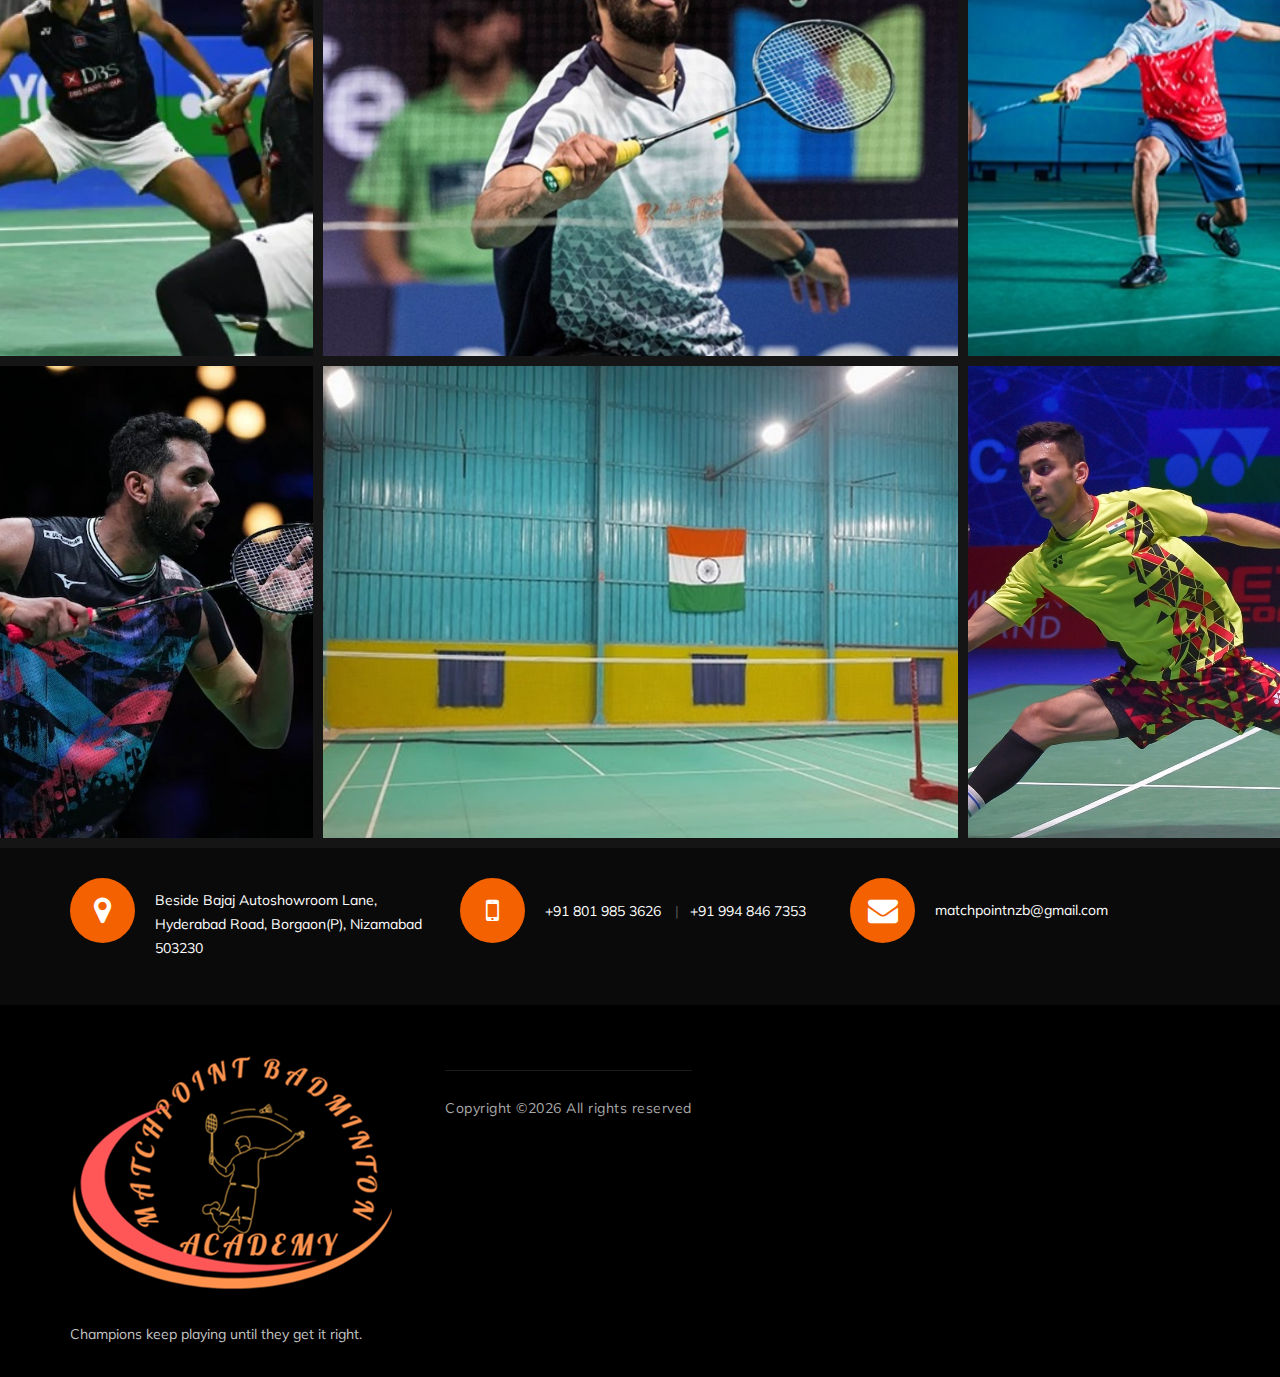
<file: gallery.html>
<!DOCTYPE html>
<html lang="zxx">

<head>
    <meta charset="UTF-8">
    <meta name="description" content="MPA">
    <meta name="keywords" content="Gym, unica, creative, html">
    <meta name="viewport" content="width=device-width, initial-scale=1.0">
    <meta http-equiv="X-UA-Compatible" content="ie=edge">
    <title>MPA </title>

    <!-- Google Font -->
    <link href="https://fonts.googleapis.com/css?family=Muli:300,400,500,600,700,800,900&display=swap" rel="stylesheet">
    <link href="https://fonts.googleapis.com/css?family=Oswald:300,400,500,600,700&display=swap" rel="stylesheet">

    <!-- Css Styles -->
    <link rel="stylesheet" href="css/bootstrap.min.css" type="text/css">
    <link rel="stylesheet" href="css/font-awesome.min.css" type="text/css">
    <link rel="stylesheet" href="css/flaticon.css" type="text/css">
    <link rel="stylesheet" href="css/owl.carousel.min.css" type="text/css">
    <link rel="stylesheet" href="css/barfiller.css" type="text/css">
    <link rel="stylesheet" href="css/magnific-popup.css" type="text/css">
    <link rel="stylesheet" href="css/slicknav.min.css" type="text/css">
    <link rel="stylesheet" href="css/style.css" type="text/css">
</head>

<body>
    <!-- Page Preloder -->
    <div id="preloder">
        <div class="loader"></div>
    </div>

    <!-- Offcanvas Menu Section Begin -->
    <div class="offcanvas-menu-overlay"></div>
    <div class="offcanvas-menu-wrapper">
        <div class="canvas-close">
            <i class="fa fa-close"></i>
        </div>
        <!--
        <div class="canvas-search search-switch">
            <i class="fa fa-search"></i>
        </div>
        -->
        <nav class="canvas-menu mobile-menu">
            <ul>
                <li><a href="./index.html">Home</a></li>
                <li><a href="./about-us.html">About Us</a></li>
                <li><a href="#">Pages</a>
                    <ul class="dropdown">
                        <li><a href="./about-us.html">About us</a></li>
                       <li><a href="./gallery.html">Gallery</a></li>
                   </ul>
                </li>
               <!-- ><li><a href="./contact.html">Contact</a></li>  -->
            </ul>
        </nav>
        <div id="mobile-menu-wrap"></div>
        <!--
        <div class="canvas-social">
            <a href="#"><i class="fa fa-facebook"></i></a>
            <a href="#"><i class="fa fa-twitter"></i></a>
            <a href="#"><i class="fa fa-youtube-play"></i></a>
            <a href="#"><i class="fa fa-instagram"></i></a>
        </div>
        -->
    </div>
    <!-- Offcanvas Menu Section End -->

    <!-- Header Section Begin -->
    <header class="header-section">
        <div class="container-fluid">
            <div class="row">
                <div class="col-lg-2">
                    <div class="logo">
                        <a href="./index.html">
                            <img src="img/logo.png" alt="">
                        </a>
                    </div>
                </div>
                <div class="col-lg-6">
                    <nav class="nav-menu">
                        <ul>
                            <li><a href="./index.html">Home</a></li>
                            <li><a href="./about-us.html">About Us</a></li>
                           <li class="active"><a href="#">Pages</a>
                                <ul class="dropdown">
                                    <li><a href="./about-us.html">About us</a></li>
                                   <li><a href="./gallery.html">Gallery</a></li>
                                </ul>
                            </li>
                            <!-- <li><a href="./contact.html">Contact</a></li>  -->
                        </ul>
                    </nav>
                </div>
                <div class="col-lg-3">
                    <div class="top-option">
                         <!--
                        <div class="to-search search-switch">
                            <i class="fa fa-search"></i>
                        </div>
                         -->
                        <!--
                        <div class="to-social">
                            <a href="#"><i class="fa fa-facebook"></i></a>
                            <a href="#"><i class="fa fa-twitter"></i></a>
                            <a href="#"><i class="fa fa-youtube-play"></i></a>
                            <a href="#"><i class="fa fa-instagram"></i></a>
                        </div>
                        -->
                    </div>
                </div>
            </div>
            <div class="canvas-open">
                <i class="fa fa-bars"></i>
            </div>
        </div>
    </header>
    <!-- Header End -->

    <!-- Breadcrumb Section Begin -->
    <section class="breadcrumb-section set-bg" data-setbg="img/breadcrumb-bg.jpg">
        <div class="container">
            <div class="row">
                <div class="col-lg-12 text-center">
                    <div class="breadcrumb-text">
                        <h2>Gallery</h2>
                        <div class="bt-option">
                            <a href="./index.html">Home</a>
                            <a href="#">Pages</a>
                            <span>Gallery</span>
                        </div>
                    </div>
                </div>
            </div>
        </div>
    </section>
    <!-- Breadcrumb Section End -->

    <!-- Gallery Section Begin -->
    <div class="gallery-section gallery-page">
        <div class="gallery">
            <div class="grid-sizer"></div>
            <div class="gs-item grid-extrawide set-bg" data-setbg="img/gallery/gallery-0.jpg">
                <a href="img/gallery/gallery-0.jpg" class="thumb-icon image-popup"><i class="fa fa-picture-o"></i></a>
            </div>
        </div>
    </div>

    <div class="gallery-section gallery-page">
        <div class="gallery">
            <div class="grid-sizer"></div>
            <div class="gs-item  set-bg" data-setbg="img/gallery/gallery-1.jpg">
                <a href="img/gallery/gallery-1.jpg" class="thumb-icon image-popup"><i class="fa fa-picture-o"></i></a>
            </div>
            <div class="gs-item  grid-wide set-bg" data-setbg="img/gallery/gallery-2.jpg">
                <a href="img/gallery/gallery-2.jpg" class="thumb-icon image-popup"><i class="fa fa-picture-o"></i></a>
            </div>
            <div class="gs-item set-bg" data-setbg="img/gallery/gallery-3.jpg">
                <a href="img/gallery/gallery-3.jpg" class="thumb-icon image-popup"><i class="fa fa-picture-o"></i></a>
            </div>
            <div class="gs-item set-bg" data-setbg="img/gallery/gallery-4.jpg">
                <a href="img/gallery/gallery-4.jpg" class="thumb-icon image-popup"><i class="fa fa-picture-o"></i></a>
            </div>
            <div class="gs-item grid-wide set-bg" data-setbg="img/gallery/gallery-5.jpg">
                <a href="img/gallery/gallery-5.jpg" class="thumb-icon image-popup"><i class="fa fa-picture-o"></i></a>
            </div>
            <div class="gs-item  set-bg" data-setbg="img/gallery/gallery-6.jpg">
                <a href="img/gallery/gallery-6.jpg" class="thumb-icon image-popup"><i class="fa fa-picture-o"></i></a>
            </div>
            <div class="gs-item  set-bg" data-setbg="img/gallery/gallery-7.jpg">
                <a href="img/gallery/gallery-7.jpg" class="thumb-icon image-popup"><i class="fa fa-picture-o"></i></a>
            </div>
            <div class="gs-item grid-wide set-bg" data-setbg="img/gallery/gallery-8.jpg">
                <a href="img/gallery/gallery-8.jpg" class="thumb-icon image-popup"><i class="fa fa-picture-o"></i></a>
            </div>
            <div class="gs-item set-bg" data-setbg="img/gallery/gallery-9.jpg">
                <a href="img/gallery/gallery-9.jpg" class="thumb-icon image-popup"><i class="fa fa-picture-o"></i></a>
            </div>
        </div>
    </div>
    <!-- Gallery Section End -->

    <!-- Get In Touch Section Begin -->
      <div class="gettouch-section">
        <div class="container">
            <div class="row">
                <div class="col-md-4">
                    <div class="gt-text">
                        <i class="fa fa-map-marker"></i>
                        <p>Beside Bajaj Autoshowroom Lane, Hyderabad Road, Borgaon(P), Nizamabad<br/> 503230</p>
                    </div>
                </div>
                <div class="col-md-4">
                    <div class="gt-text">
                        <i class="fa fa-mobile"></i>
                        <ul>
                            <li>+91 801 985 3626</li>
                            <li>+91 994 846 7353</li>
                        </ul>
                    </div>
                </div>
                <div class="col-md-4">
                    <div class="gt-text email">
                        <i class="fa fa-envelope"></i>
                        <p>matchpointnzb@gmail.com</p>
                    </div>
                </div>
            </div>
        </div>
    </div>

    <!-- Get In Touch Section End -->

    <!-- Footer Section Begin -->
    <section class="footer-section">
        <div class="container">
            <div class="row">
                <div class="col-lg-4">
                    <div class="fs-about">
                        <div class="fa-logo">
                            <a href="#"><img src="img/logo.png" alt=""></a>
                        </div>
                        <p>Champions keep playing until they get it right.</p>
                             <!--
                        <div class="fa-social">
                            <a href="#"><i class="fa fa-facebook"></i></a>
                            <a href="#"><i class="fa fa-twitter"></i></a>
                            <a href="#"><i class="fa fa-youtube-play"></i></a>
                            <a href="#"><i class="fa fa-instagram"></i></a>
                            <a href="#"><i class="fa  fa-envelope-o"></i></a>
                        </div>
                        -->


                    </div>
                </div>
                <!--
                <div class="col-lg-2 col-md-3 col-sm-6">
                    <div class="fs-widget">
                        <h4>Useful links</h4>
                        <ul>
                            <li><a href="#">About</a></li>
                            <li><a href="#">Blog</a></li>
                            <li><a href="#">Classes</a></li>
                            <li><a href="#">Contact</a></li>
                        </ul>
                    </div>
                </div>
                <div class="col-lg-2 col-md-3 col-sm-6">
                    <div class="fs-widget">
                        <h4>Support</h4>
                        <ul>
                            <li><a href="#">Login</a></li>
                            <li><a href="#">My account</a></li>
                            <li><a href="#">Subscribe</a></li>
                            <li><a href="#">Contact</a></li>
                        </ul>
                    </div>
                </div>
                <div class="col-lg-4 col-md-6">
                    <div class="fs-widget">
                        <h4>Tips & Guides</h4>
                        <div class="fw-recent">
                            <h6><a href="#">Physical fitness may help prevent depression, anxiety</a></h6>
                            <ul>
                                <li>3 min read</li>
                                <li>20 Comment</li>
                            </ul>
                        </div>
                        <div class="fw-recent">
                            <h6><a href="#">Fitness: The best exercise to lose belly fat and tone up...</a></h6>
                            <ul>
                                <li>3 min read</li>
                                <li>20 Comment</li>
                            </ul>
                        </div>
                    </div>
                </div>
            </div>
            -->
            <div class="row">
                <div class="col-lg-12 text-center">
                    <div class="copyright-text">
                                       <p><!-- Link back to Colorlib can't be removed. Template is licensed under CC BY 3.0. -->
  Copyright &copy;<script>document.write(new Date().getFullYear());</script> All rights reserved
  <!-- Link back to Colorlib can't be removed. Template is licensed under CC BY 3.0. --></p>
                    </div>
                </div>
            </div>
        </div>
    </section>
    <!-- Footer Section End -->

    <!-- Search model Begin -->
    <div class="search-model">
        <div class="h-100 d-flex align-items-center justify-content-center">
            <div class="search-close-switch">+</div>
            <form class="search-model-form">
                <input type="text" id="search-input" placeholder="Search here.....">
            </form>
        </div>
    </div>
    <!-- Search model end -->

    <!-- Js Plugins -->
    <script src="js/jquery-3.3.1.min.js"></script>
    <script src="js/bootstrap.min.js"></script>
    <script src="js/jquery.magnific-popup.min.js"></script>
    <script src="js/masonry.pkgd.min.js"></script>
    <script src="js/jquery.barfiller.js"></script>
    <script src="js/jquery.slicknav.js"></script>
    <script src="js/owl.carousel.min.js"></script>
    <script src="js/main.js"></script>


</body>

</html>
</file>
<file: css/flaticon.css>
/*
  	Flaticon icon font: Flaticon
  	Creation date: 19/02/2019 07:27
  	*/

@font-face {
  font-family: "Flaticon";
  src: url("../fonts/Flaticon.eot");
  src: url("../fonts/Flaticon.eot?#iefix") format("embedded-opentype"),
       url("../fonts/Flaticon.woff2") format("woff2"),
       url("../fonts/Flaticon.woff") format("woff"),
       url("../fonts/Flaticon.ttf") format("truetype"),
       url("../fonts/Flaticon.svg#Flaticon") format("svg");
  font-weight: normal;
  font-style: normal;
}

@media screen and (-webkit-min-device-pixel-ratio:0) {
  @font-face {
    font-family: "Flaticon";
    src: url("../fonts/Flaticon.svg#Flaticon") format("svg");
  }
}

[class^="flaticon-"]:before, [class*=" flaticon-"]:before,
[class^="flaticon-"]:after, [class*=" flaticon-"]:after {   
  font-family: Flaticon;
  font-size: 40px;
  font-style: normal;
  margin-left: 0;
}

.flaticon-001-mattress:before { content: "\f100"; }
.flaticon-002-dumbell:before { content: "\f101"; }
.flaticon-003-weight:before { content: "\f102"; }
.flaticon-004-measuring-tape:before { content: "\f103"; }
.flaticon-005-clipboard:before { content: "\f104"; }
.flaticon-006-weight-1:before { content: "\f105"; }
.flaticon-007-rings:before { content: "\f106"; }
.flaticon-008-calendar:before { content: "\f107"; }
.flaticon-009-smartwatch:before { content: "\f108"; }
.flaticon-010-lockers:before { content: "\f109"; }
.flaticon-011-punching-ball:before { content: "\f10a"; }
.flaticon-012-bag:before { content: "\f10b"; }
.flaticon-013-balance:before { content: "\f10c"; }
.flaticon-014-heart-beat:before { content: "\f10d"; }
.flaticon-015-proteins:before { content: "\f10e"; }
.flaticon-016-fitness:before { content: "\f10f"; }
.flaticon-017-pull-up-bar:before { content: "\f110"; }
.flaticon-018-scale:before { content: "\f111"; }
.flaticon-019-bands:before { content: "\f112"; }
.flaticon-020-smartphone:before { content: "\f113"; }
.flaticon-021-tshirt:before { content: "\f114"; }
.flaticon-022-short:before { content: "\f115"; }
.flaticon-023-dumbbells:before { content: "\f116"; }
.flaticon-024-jumping-rope:before { content: "\f117"; }
.flaticon-025-fitness-1:before { content: "\f118"; }
.flaticon-026-gym:before { content: "\f119"; }
.flaticon-027-fitness-2:before { content: "\f11a"; }
.flaticon-028-weightlifting:before { content: "\f11b"; }
.flaticon-029-wheel:before { content: "\f11c"; }
.flaticon-030-dumbbells-1:before { content: "\f11d"; }
.flaticon-031-workout:before { content: "\f11e"; }
.flaticon-032-bottle:before { content: "\f11f"; }
.flaticon-033-juice:before { content: "\f120"; }
.flaticon-034-stationary-bike:before { content: "\f121"; }
.flaticon-035-punching-ball-1:before { content: "\f122"; }
.flaticon-036-timer:before { content: "\f123"; }
.flaticon-037-medal:before { content: "\f124"; }
.flaticon-038-treadmill:before { content: "\f125"; }
.flaticon-039-syringe:before { content: "\f126"; }
.flaticon-040-whistle:before { content: "\f127"; }
.flaticon-041-chest:before { content: "\f128"; }
.flaticon-042-pills:before { content: "\f129"; }
.flaticon-043-mp3:before { content: "\f12a"; }
.flaticon-044-no-smoking:before { content: "\f12b"; }
.flaticon-045-boxing-gloves:before { content: "\f12c"; }
.flaticon-046-gloves:before { content: "\f12d"; }
.flaticon-047-buck:before { content: "\f12e"; }
.flaticon-048-headgear:before { content: "\f12f"; }
.flaticon-049-hand-grip:before { content: "\f130"; }
.flaticon-050-no-fast-food:before { content: "\f131"; }
</file>
<file: css/barfiller.css>
body {
    font-family: Arial;
}

.barfiller {
    width:100%;
    height:12px;
    background:#fcfcfc;
    border:1px solid #ccc;
    position:relative;
    margin-bottom:20px;
    box-shadow: inset 1px 4px 9px -6px rgba(0,0,0,.5); 
    -moz-box-shadow: inset 1px 4px 9px -6px rgba(0,0,0,.5); 
}

.barfiller .fill {
    display:block;
    position:relative;
    width:0px;
    height:100%;
    background:#333;
    z-index:1;
}

.barfiller .tipWrap {
    display:none;
}

.barfiller .tip {
    margin-top:-30px;
    padding:2px 4px;
    font-size:11px;
    color:#fff;
    left:0px;
    position: relative;;
    z-index:2;
    background: #333;
} 

.barfiller .tip:after {
    border:solid;
    border-color:rgba(0,0,0,.8) transparent;
    border-width:6px 6px 0 6px;
    content:"";
    display:block;
    position:absolute;
    left:9px;
    top:100%;
    z-index:9
}
</file>
<file: css/style.css>
/******************************************************************
  Template Name: Gym
  Description:  Gym Fitness HTML Template
  Author: Colorlib
  Author URI: https://colorlib.com
  Version: 1.0
  Created: Colorlib
******************************************************************/

/*------------------------------------------------------------------
[Table of contents]

1.  Template default CSS
	1.1	Variables
	1.2	Mixins
	1.3	Flexbox
	1.4	Reset
2.  Helper Css
3.  Header Section
4.  Hero Section
5.  Service Section
6.  Class Section
7.  Price Plan Section
8.  Trainer Section
9.  Contact
10.  Footer Style

-------------------------------------------------------------------*/

/*----------------------------------------*/

/* Template default CSS
/*----------------------------------------*/

html,
body {
	height: 100%;
	font-family: "Muli", sans-serif;
	-webkit-font-smoothing: antialiased;
	font-smoothing: antialiased;
}

h1,
h2,
h3,
h4,
h5,
h6 {
	margin: 0;
	color: #111111;
	font-weight: 400;
	font-family: "Oswald", sans-serif;
}

h1 {
	font-size: 70px;
}

h2 {
	font-size: 36px;
}

h3 {
	font-size: 30px;
}

h4 {
	font-size: 24px;
}

h5 {
	font-size: 18px;
}

h6 {
	font-size: 16px;
}

p {
	font-size: 14px;
	font-family: "Muli", sans-serif;
	color: #a9a9a9;
	font-weight: 400;
	line-height: 24px;
	margin: 0 0 15px 0;
}

img {
	max-width: 100%;
}

input:focus,
select:focus,
button:focus,
textarea:focus {
	outline: none;
}

a:hover,
a:focus {
	text-decoration: none;
	outline: none;
	color: #fff;
}

ul,
ol {
	padding: 0;
	margin: 0;
}

/*---------------------
  Helper CSS
-----------------------*/

.section-title {
	margin-bottom: 45px;
	text-align: center;
}

.section-title span {
	font-size: 16px;
	color: #f36100;
	text-transform: uppercase;
	font-weight: 700;
}

.section-title h2 {
	color: #ffffff;
	font-size: 32px;
	font-weight: 600;
	text-transform: uppercase;
	margin-top: 8px;
}

.set-bg {
	background-repeat: no-repeat;
	background-size: cover;
	background-position: top center;
}

.spad {
	padding-top: 100px;
	padding-bottom: 100px;
}

.spad-2 {
	padding-top: 50px;
	padding-bottom: 70px;
}

.text-white h1,
.text-white h2,
.text-white h3,
.text-white h4,
.text-white h5,
.text-white h6,
.text-white p,
.text-white span,
.text-white li,
.text-white a {
	color: #fff;
}

/* buttons */

.primary-btn {
	display: inline-block;
	font-size: 14px;
	padding: 17px 30px 16px;
	color: #ffffff;
	background: #f36100;
	line-height: normal;
	letter-spacing: 1px;
	text-transform: uppercase;
	font-weight: 700;
}

.primary-btn.btn-normal {
	-webkit-transition: all 0.3s;
	-o-transition: all 0.3s;
	transition: all 0.3s;
}

.primary-btn.btn-normal:hover {
	background: #f36100;
	border-color: #f36100;
}

/* Preloder */

#preloder {
	position: fixed;
	width: 100%;
	height: 100%;
	top: 0;
	left: 0;
	z-index: 999999;
	background: #000;
}

.loader {
	width: 40px;
	height: 40px;
	position: absolute;
	top: 50%;
	left: 50%;
	margin-top: -13px;
	margin-left: -13px;
	border-radius: 60px;
	animation: loader 0.8s linear infinite;
	-webkit-animation: loader 0.8s linear infinite;
}

@keyframes loader {
	0% {
		-webkit-transform: rotate(0deg);
		transform: rotate(0deg);
		border: 4px solid #f44336;
		border-left-color: transparent;
	}
	50% {
		-webkit-transform: rotate(180deg);
		transform: rotate(180deg);
		border: 4px solid #673ab7;
		border-left-color: transparent;
	}
	100% {
		-webkit-transform: rotate(360deg);
		transform: rotate(360deg);
		border: 4px solid #f44336;
		border-left-color: transparent;
	}
}

@-webkit-keyframes loader {
	0% {
		-webkit-transform: rotate(0deg);
		border: 4px solid #f44336;
		border-left-color: transparent;
	}
	50% {
		-webkit-transform: rotate(180deg);
		border: 4px solid #673ab7;
		border-left-color: transparent;
	}
	100% {
		-webkit-transform: rotate(360deg);
		border: 4px solid #f44336;
		border-left-color: transparent;
	}
}

.spacial-controls {
	position: fixed;
	width: 111px;
	height: 91px;
	top: 0;
	right: 0;
	z-index: 999;
}

.spacial-controls .search-switch {
	display: block;
	height: 100%;
	padding-top: 30px;
	background: #323232;
	text-align: center;
	cursor: pointer;
}

.search-model {
	display: none;
	position: fixed;
	width: 100%;
	height: 100%;
	left: 0;
	top: 0;
	background: #000;
	z-index: 99999;
}

.search-model-form {
	padding: 0 15px;
}

.search-model-form input {
	width: 500px;
	font-size: 40px;
	border: none;
	border-bottom: 2px solid #333;
	background: none;
	color: #999;
}

.search-close-switch {
	position: absolute;
	width: 50px;
	height: 50px;
	background: #333;
	color: #fff;
	text-align: center;
	border-radius: 50%;
	font-size: 28px;
	line-height: 28px;
	top: 30px;
	cursor: pointer;
	-webkit-transform: rotate(45deg);
	-ms-transform: rotate(45deg);
	transform: rotate(45deg);
	display: -webkit-box;
	display: -ms-flexbox;
	display: flex;
	-webkit-box-align: center;
	-ms-flex-align: center;
	align-items: center;
	-webkit-box-pack: center;
	-ms-flex-pack: center;
	justify-content: center;
}

/*---------------------
  Header
-----------------------*/

.header-section {
	position: absolute;
	left: 0;
	top: 0;
	width: 100%;
	padding: 0 15px;
	padding-top: 55px;
	z-index: 99;
}

.logo a {
	display: inline-block;
}

.nav-menu {
	text-align: center;
}

.nav-menu ul li {
	list-style: none;
	display: inline-block;
	margin-right: 32px;
	position: relative;
	z-index: 1;
}

.nav-menu ul li .dropdown {
	position: absolute;
	left: -30px;
	top: 58px;
	width: 180px;
	background: #252525;
	z-index: 99;
	text-align: left;
	padding: 13px 0 20px;
	opacity: 0;
	visibility: hidden;
	-webkit-transition: all 0.3s;
	-o-transition: all 0.3s;
	transition: all 0.3s;
}

.nav-menu ul li .dropdown li {
	margin-right: 0;
	display: block;
}

.nav-menu ul li .dropdown li a {
	display: block;
	text-transform: none;
	padding: 6px 0 6px 30px;
	font-weight: 400;
}

.nav-menu ul li .dropdown li a:after {
	display: none;
}

.nav-menu ul li:last-child {
	margin-right: 0;
}

.nav-menu ul li.active>a {
	color: #f36100;
}

.nav-menu ul li.active>a:after {
	opacity: 1;
}

.nav-menu ul li:hover>a {
	color: #f36100;
}

.nav-menu ul li:hover>a:after {
	opacity: 1;
}

.nav-menu ul li:hover .dropdown {
	opacity: 1;
	visibility: visible;
}

.nav-menu ul li a {
	color: #ffffff;
	display: block;
	font-size: 15px;
	font-weight: 500;
	text-transform: uppercase;
	letter-spacing: 1px;
	font-family: "Oswald", sans-serif;
	padding: 10px 0px;
	position: relative;
	-webkit-transition: all 0.3s;
	-o-transition: all 0.3s;
	transition: all 0.3s;
}

.nav-menu ul li a:after {
	position: absolute;
	left: 0;
	top: 22px;
	height: 1px;
	width: 100%;
	background: #f36100;
	content: "";
	-webkit-transform: rotate(-20deg);
	-ms-transform: rotate(-20deg);
	transform: rotate(-20deg);
	opacity: 0;
	-webkit-transition: all 0.3s;
	-o-transition: all 0.3s;
	transition: all 0.3s;
}

.top-option {
	text-align: right;
	padding: 9px 0;
}

.top-option .to-search {
	display: inline-block;
	padding-right: 20px;
	position: relative;
}

.top-option .to-search:after {
	position: absolute;
	right: 0;
	top: 5px;
	height: 15px;
	width: 1px;
	background: rgba(255, 255, 255, 0.3);
	content: "";
}

.top-option .to-search i {
	font-size: 16px;
	color: #ffffff;
	cursor: pointer;
}

.top-option .to-social {
	display: inline-block;
}

.top-option .to-social a {
	display: inline-block;
	color: #ffffff;
	font-size: 16px;
	margin-left: 15px;
}

.offcanvas-menu-wrapper {
	display: none;
}

.canvas-open {
	display: none;
}

/*---------------------
  Hero Section
-----------------------*/

.hs-slider.owl-carousel .owl-item.active .hs-item .hi-text span {
	position: relative;
	top: 0;
	-webkit-transition: all 0.2s ease 0.2s;
	-o-transition: all 0.2s ease 0.2s;
	transition: all 0.2s ease 0.2s;
	opacity: 1;
}

.hs-slider.owl-carousel .owl-item.active .hs-item .hi-text h1 {
	position: relative;
	top: 0;
	-webkit-transition: all 0.4s ease 0.4s;
	-o-transition: all 0.4s ease 0.4s;
	transition: all 0.4s ease 0.4s;
	opacity: 1;
}

.hs-slider.owl-carousel .owl-item.active .hs-item .hi-text .primary-btn {
	position: relative;
	top: 0;
	-webkit-transition: all 0.6s ease 0.6s;
	-o-transition: all 0.6s ease 0.6s;
	transition: all 0.6s ease 0.6s;
	opacity: 1;
}

.hs-slider.owl-carousel .owl-nav button {
	height: 46px;
	width: 46px;
	color: #a9a9a9;
	background: rgba(255, 255, 255, 0.1);
	line-height: 46px;
	text-align: center;
	position: absolute;
	font-size: 24px;
	left: 30px;
	top: 50%;
	-webkit-transform: translateY(-23px);
	-ms-transform: translateY(-23px);
	transform: translateY(-23px);
}

.hs-slider.owl-carousel .owl-nav button.owl-next {
	left: auto;
	right: 30px;
}

.hs-slider .hs-item {
	height: 1040px;
	display: -webkit-box;
	display: -ms-flexbox;
	display: flex;
	-ms-flex-line-pack: center;
	align-content: center;
	padding-top: 355px;
}

.hs-slider .hs-item .hi-text span {
	display: block;
	font-size: 18px;
	color: #ffffff;
	text-transform: uppercase;
	font-weight: 700;
	letter-spacing: 6px;
	margin-bottom: 18px;
	position: relative;
	top: 100px;
	opacity: 0;
}

.hs-slider .hs-item .hi-text h1 {
	font-size: 80px;
	color: #ffffff;
	font-weight: 700;
	text-transform: uppercase;
	line-height: 90px;
	margin-bottom: 42px;
	position: relative;
	top: 100px;
	opacity: 0;
}

.hs-slider .hs-item .hi-text h1 strong {
	color: #f36100;
}

.hs-slider .hs-item .hi-text .primary-btn {
	position: relative;
	top: 100px;
	opacity: 0;
}

/*---------------------
  ChoseUs Section
-----------------------*/

.choseus-section {
	background: #0a0a0a;
	padding-bottom: 70px;
}

.cs-item {
	text-align: center;
	margin-bottom: 30px;
}

.cs-item:hover span {
	background: #f36100;
	color: #ffffff;
}

.cs-item span {
	height: 90px;
	width: 90px;
	background: rgba(255, 255, 255, 0.1);
	border-radius: 50%;
	display: inline-block;
	color: #f36100;
	line-height: 90px;
	text-align: center;
	-webkit-transition: all 0.3s;
	-o-transition: all 0.3s;
	transition: all 0.3s;
}

.cs-item h4 {
	color: #ffffff;
	font-size: 22px;
	font-weight: 600;
	margin-top: 24px;
	margin-bottom: 16px;
}

/*---------------------
  Classes Section
-----------------------*/

.classes-section {
	background: #151515;
	padding-bottom: 80px;
}

.classes-section .section-title {
	margin-bottom: 35px;
}

.class-item {
	overflow: hidden;
	margin-bottom: 30px;
}

.class-item .ci-pic img {
	min-width: 100%;
}

.class-item .ci-text {
	background: #0a0a0a;
	position: relative;
	padding: 10px 30px 26px 30px;
	z-index: 1;
}

.class-item .ci-text:after {
	position: absolute;
	left: -5px;
	top: -44px;
	height: 100px;
	width: 600px;
	border-top: 4px solid #464646;
	background: #0a0a0a;
	content: "";
	-webkit-transform: rotate(-5deg);
	-ms-transform: rotate(-5deg);
	transform: rotate(-5deg);
	z-index: -1;
}

.class-item .ci-text span {
	color: #f36100;
	font-size: 12px;
	text-transform: uppercase;
	font-weight: 700;
}

.class-item .ci-text h5 {
	font-size: 20px;
	color: #ffffff;
	font-weight: 600;
	text-transform: uppercase;
	margin-top: 4px;
}

.class-item .ci-text h4 {
	font-size: 26px;
	color: #ffffff;
	font-weight: 600;
	text-transform: uppercase;
	margin-top: 4px;
}

.class-item .ci-text a {
	display: inline-block;
	width: 46px;
	height: 46px;
	background: rgba(255, 255, 255, 0.1);
	line-height: 46px;
	text-align: center;
	font-size: 24px;
	color: #ffffff;
	position: absolute;
	right: 30px;
	bottom: 26px;
}

/*---------------------
  Banner Section
-----------------------*/

.banner-section {
	height: 550px;
	display: -webkit-box;
	display: -ms-flexbox;
	display: flex;
	-webkit-box-align: center;
	-ms-flex-align: center;
	align-items: center;
	-webkit-box-pack: center;
	-ms-flex-pack: center;
	justify-content: center;
}

.bs-text.service-banner .bt-tips {
	margin-bottom: 35px;
}

.bs-text h2 {
	font-size: 48px;
	color: #ffffff;
	font-weight: 700;
	text-transform: uppercase;
	margin-bottom: 25px;
}

.bs-text .bt-tips {
	font-size: 20px;
	color: #c4c4c4;
	font-weight: 700;
	text-transform: uppercase;
	margin-bottom: 45px;
}

.bs-text .primary-btn {
	background: transparent;
	border: 2px solid #f36100;
}

.bs-text .play-btn {
	display: inline-block;
	height: 70px;
	width: 70px;
	background: #f36100;
	border-radius: 50%;
	line-height: 70px;
	text-align: center;
	font-size: 36px;
	color: #ffffff;
}

/*---------------------
  Pricing Section
-----------------------*/

.pricing-section {
	background: #151515;
}

.pricing-section .section-title {
	margin-bottom: 56px;
}

.ps-item {
	text-align: center;
	padding: 40px 30px 52px;
	border: 1px solid #464646;
	-webkit-transform: skewY(-4deg);
	-ms-transform: skewY(-4deg);
	transform: skewY(-4deg);
	-webkit-transition: all 0.5s;
	-o-transition: all 0.5s;
	transition: all 0.5s;
	margin-bottom: 30px;
	position: relative;
}

.ps-item:hover {
	background: #ffffff;
	border-color: #ffffff;
}

.ps-item:hover h3 {
	color: #111111;
}

.ps-item:hover .pi-price span {
	color: #444444;
}

.ps-item:hover ul li {
	color: #111111;
	font-weight: 600;
}

.ps-item:hover .primary-btn.pricing-btn {
	background: #f36100;
}

.ps-item:hover .thumb-icon {
	opacity: 1;
	visibility: visible;
}

.ps-item h3 {
	font-size: 28px;
	color: #ffffff;
	font-weight: 600;
	margin-bottom: 16px;
	-webkit-transform: skewY(4deg);
	-ms-transform: skewY(4deg);
	transform: skewY(4deg);
}

.ps-item .pi-price {
	margin-bottom: 30px;
	-webkit-transform: skewY(4deg);
	-ms-transform: skewY(4deg);
	transform: skewY(4deg);
}

.ps-item .pi-price h2 {
	font-size: 60px;
	color: #f36100;
	font-weight: 600;
}

.ps-item .pi-price span {
	color: #c4c4c4;
	font-size: 16px;
	font-weight: 700;
	text-transform: uppercase;
}

.ps-item ul {
	margin-bottom: 40px;
	-webkit-transform: skewY(4deg);
	-ms-transform: skewY(4deg);
	transform: skewY(4deg);
}

.ps-item ul li {
	font-size: 14px;
	color: #c4c4c4;
	line-height: 32px;
	list-style: none;
}

.ps-item .primary-btn.pricing-btn {
	display: block;
	background: #333333;
	-webkit-transform: skewY(4deg);
	-ms-transform: skewY(4deg);
	transform: skewY(4deg);
}

.ps-item .thumb-icon {
	font-size: 48px;
	color: #f36100;
	position: absolute;
	left: 50px;
	bottom: 120px;
	-webkit-transform: skewY(4deg);
	-ms-transform: skewY(4deg);
	transform: skewY(4deg);
	opacity: 0;
	visibility: hidden;
}

/*---------------------
  Gallery Section
-----------------------*/

.gallery-section {
	background: #151515;
	overflow: hidden;
}

.gallery-section.gallery-page {
	padding-top: 10px;
}

.grid-sizer {
	width: calc(25% - 10px);
}

.gallery {
	margin-right: -10px;
}

.gallery .gs-item {
	height: 472px;
	width: calc(25% - 10px);
	float: left;
	margin-right: 10px;
	margin-bottom: 10px;
}

.gallery .gs-item:hover .thumb-icon {
	opacity: 1;
	visibility: visible;
}

.gallery .gs-item .thumb-icon {
	font-size: 48px;
	color: #f36100;
	display: -webkit-box;
	display: -ms-flexbox;
	display: flex;
	-webkit-box-align: center;
	-ms-flex-align: center;
	align-items: center;
	-webkit-box-pack: center;
	-ms-flex-pack: center;
	justify-content: center;
	height: 100%;
	cursor: pointer;
	opacity: 0;
	visibility: hidden;
	-webkit-transition: all 0.3s;
	-o-transition: all 0.3s;
	transition: all 0.3s;
}

.gallery .gs-item.grid-wide {
	width: calc(50% - 10px);
}

.gallery .gs-item.grid-extrawide {
	width: calc(100% - 10px);
}


/*---------------------
  Team Section
-----------------------*/

.team-section {
	background: #151515;
}

.team-section.team-page {
	padding-bottom: 70px;
}

.team-section.team-page .ts-item {
	margin-bottom: 30px;
}

.team-section.team-page .ts-item:hover .ts_text {
	bottom: -30px;
}

.team-section.team-page .ts-item .tt_social {
	-webkit-transform: skewY(5deg);
	-ms-transform: skewY(5deg);
	transform: skewY(5deg);
	margin-top: 13px;
}

.team-section.team-page .ts-item .tt_social a {
	font-size: 14px;
	color: #c4c4c4;
	margin-right: 10px;
}

.team-section.team-page .ts-item .tt_social a:last-child {
	margin-right: 0;
}

.team-title .section-title {
	text-align: left;
	float: left;
}

.primary-btn.appoinment-btn {
	background: transparent;
	border: 2px solid #f36100;
	float: right;
	margin-top: 10px;
}

.ts-slider .col-lg-4 {
	max-width: 100%;
}

.ts-slider.owl-carousel .owl-dots {
	text-align: center;
	margin-top: 30px;
}

.ts-slider.owl-carousel .owl-dots button {
	height: 4px;
	width: 20px;
	background: #5c5c5c;
	margin-right: 15px;
	-webkit-transform: skewY(-5deg);
	-ms-transform: skewY(-5deg);
	transform: skewY(-5deg);
}

.ts-slider.owl-carousel .owl-dots button.active {
	background: #f36100;
}

.ts-slider.owl-carousel .owl-dots button:last-child {
	margin-right: 0;
}

.ts-item {
	height: 450px;
	position: relative;
	overflow: hidden;
}

.ts-item:hover .ts_text {
	bottom: -35px;
}

.ts-item .ts_text {
	padding: 40px 0 60px;
	text-align: center;
	background: #0a0a0a;
	border-top: 4px solid #464646;
	-webkit-transform: skewY(-5deg);
	-ms-transform: skewY(-5deg);
	transform: skewY(-5deg);
	position: absolute;
	left: 0;
	bottom: -250px;
	width: 100%;
	-webkit-transition: all 0.3s;
	-o-transition: all 0.3s;
	transition: all 0.3s;
}

.ts-item .ts_text h4 {
	color: #ffffff;
	font-weight: 600;
	margin-bottom: 14px;
	-webkit-transform: skewY(5deg);
	-ms-transform: skewY(5deg);
	transform: skewY(5deg);
}

.ts-item .ts_text span {
	display: block;
	font-size: 12px;
	font-weight: 700;
	color: #aaaaaa;
	text-transform: uppercase;
	-webkit-transform: skewY(5deg);
	-ms-transform: skewY(5deg);
	transform: skewY(5deg);
}

/*---------------------
  Get Touch Section
-----------------------*/

.gettouch-section {
	background: #0a0a0a;
	padding: 30px 0 15px;
}

.gt-text {
	overflow: hidden;
	margin-bottom: 30px;
}

.gt-text i {
	font-size: 30px;
	color: #ffffff;
	display: inline-block;
	height: 65px;
	width: 65px;
	background: #f36100;
	border-radius: 50%;
	line-height: 65px;
	text-align: center;
	float: left;
	margin-right: 20px;
}

.gt-text p {
	overflow: hidden;
	color: #ffffff;
	margin-bottom: 0;
	padding-top: 10px;
}

.gt-text ul {
	overflow: hidden;
	padding-top: 20px;
}

.gt-text ul li {
	list-style: none;
	font-size: 14px;
	color: #ffffff;
	margin-right: 25px;
	display: inline-block;
	position: relative;
}

.gt-text ul li:after {
	position: absolute;
	right: -18px;
	top: 0;
	content: "|";
	color: #545454;
}

.gt-text ul li:last-child {
	margin-right: 0;
}

.gt-text ul li:last-child:after {
	display: none;
}

.gt-text.email p {
	padding-top: 20px;
}

/*---------------------
  Footer
-----------------------*/

.footer-section {
	background: #000000;
	padding-top: 50px;
}

.fs-about {
	margin-bottom: 30px;
}

.fs-about .fa-logo {
	margin-bottom: 30px;
}

.fs-about .fa-logo a {
	display: inline-block;
}

.fs-about p {
	line-height: 26px;
	color: #c4c4c4;
}

.fs-about .fa-social a {
	font-size: 14px;
	color: #c4c4c4;
	margin-right: 10px;
}

.fs-about .fa-social a:last-child {
	margin-right: 0;
}

.fs-widget {
	margin-bottom: 30px;
}

.fs-widget h4 {
	color: #ffffff;
	font-weight: 600;
	margin-bottom: 18px;
}

.fs-widget ul li {
	list-style: none;
}

.fs-widget ul li a {
	font-size: 14px;
	color: #c4c4c4;
	line-height: 30px;
}

.fs-widget .fw-recent {
	margin-bottom: 20px;
	padding-bottom: 10px;
	border-bottom: 1px solid #1a1a1a;
}

.fs-widget .fw-recent:last-child {
	padding-bottom: 0;
	border: none;
}

.fs-widget .fw-recent h6 {
	margin-bottom: 6px;
}

.fs-widget .fw-recent h6 a {
	color: #c4c4c4;
	letter-spacing: 0.5px;
}

.fs-widget .fw-recent ul li {
	font-size: 12px;
	color: #4d4d4d;
	display: inline-block;
	margin-right: 25px;
	position: relative;
}

.fs-widget .fw-recent ul li:last-child:after {
	display: none;
}

.fs-widget .fw-recent ul li:after {
	position: absolute;
	right: -16px;
	top: 0;
	content: "|";
}

.copyright-text {
	font-size: 14px;
	color: #c4c4c4;
	letter-spacing: 0.5px;
	border-top: 1px solid #1a1a1a;
	padding: 25px 0;
	margin-top: 15px;
}

.copyright-text a,
.copyright-text i {
	color: #f36100;
}

logo1 {
  margin: 0 auto;
  max-width: 100%;
  width: auto;
  height: auto;
  display: block;
}

/* ----------------------------------- Other Pages Styles ----------------------------------- */

/*---------------------
  Breadcrumb Section
-----------------------*/

.breadcrumb-section {
	height: 500px;
	padding-top: 230px;
}

.breadcrumb-text h2 {
	font-size: 60px;
	color: #ffffff;
	font-weight: 600;
	text-transform: uppercase;
	margin-bottom: 15px;
}

.breadcrumb-text .bt-option a {
	font-size: 18px;
	color: #ffffff;
	font-weight: 700;
	display: inline-block;
	position: relative;
	margin-right: 20px;
}

.breadcrumb-text .bt-option a:after {
	position: absolute;
	right: -14px;
	top: 6px;
	font-family: "FontAwesome";
	content: "";
	font-size: 13px;
	font-weight: 400;
}

.breadcrumb-text .bt-option span {
	font-size: 18px;
	color: #f36100;
	font-weight: 700;
}

/*---------------------
  About Us Section
-----------------------*/

.about-video {
	height: 640px;
	display: -webkit-box;
	display: -ms-flexbox;
	display: flex;
	-webkit-box-align: center;
	-ms-flex-align: center;
	align-items: center;
	-webkit-box-pack: center;
	-ms-flex-pack: center;
	justify-content: center;
}

.about-video .play-btn {
	display: inline-block;
	height: 70px;
	width: 70px;
	background: #f36100;
	border-radius: 50%;
	line-height: 70px;
	text-align: center;
	font-size: 36px;
	color: #ffffff;
}

.about-text {
	background: #000000;
	height: 640px;
	padding: 120px 70px 0 70px;
}

.about-text .section-title {
	text-align: left;
	margin-bottom: 30px;
}

.about-text .at-desc {
	margin-bottom: 27px;
}

.about-text .at-desc p {
	color: #c4c4c4;
}

.about-text .about-bar .ab-item {
	margin-bottom: 34px;
}

.about-text .about-bar .ab-item p {
	color: #ffffff;
	margin-bottom: 13px;
}

.about-text .about-bar .ab-item .barfiller {
	background: #2d2d2d;
	height: 5px;
	border: none;
	margin-bottom: 0;
}

.about-text .about-bar .ab-item .barfiller .tip {
	margin-top: 0;
	padding: 0;
	font-size: 14px;
	color: #ffffff;
	background: transparent;
	position: initial !important;
	float: right;
	margin-top: -40px;
}

.about-text .about-bar .ab-item .barfiller .tip:after {
	display: none;
}

/*---------------------
  Testimonial Section
-----------------------*/

.testimonial-section {
	background: #151515;
}

.ts_slider.owl-carousel .owl-item img {
	display: inline-block;
}

.ts_slider.owl-carousel .owl-nav button {
	height: 46px;
	width: 46px;
	color: #a9a9a9;
	background: rgba(255, 255, 255, 0.1);
	line-height: 46px;
	text-align: center;
	font-size: 24px;
	position: absolute;
	left: 30px;
	top: 50%;
	-webkit-transform: translateY(-23px);
	-ms-transform: translateY(-23px);
	transform: translateY(-23px);
}

.ts_slider.owl-carousel .owl-nav button.owl-next {
	left: auto;
	right: 30px;
}

.ts_slider .ts_item .ti_pic {
	margin-bottom: 32px;
}

.ts_slider .ts_item .ti_pic img {
	height: 200px;
	width: 200px;
	border-radius: 50%;
}

.ts_slider .ts_item .ti_text p {
	color: #fefefe;
	letter-spacing: 1px;
	margin-bottom: 20px;
}

.ts_slider .ts_item .ti_text h5 {
	color: #ffffff;
	font-weight: 600;
	text-transform: uppercase;
	margin-bottom: 8px;
}

.ts_slider .ts_item .ti_text .tt-rating i {
	font-size: 12px;
	color: #d49d09;
}

/*---------------------
  Services Section
-----------------------*/

.services-section {
	background: #151515;
}

.ss-pic img {
	height: 100%;
	min-width: 100%;
}

.ss-text {
	background: #252525;
	padding: 72px 30px;
	height: 293px;
	position: relative;
	z-index: 1;
	-webkit-transition: all 0.3s;
	-o-transition: all 0.3s;
	transition: all 0.3s;
}

.ss-text:hover {
	background: #363636;
}

.ss-text:hover a {
	color: #f36100;
}

.ss-text:hover:after {
	background: #363636;
}

.ss-text:after {
	position: absolute;
	left: -15px;
	top: 50%;
	height: 20px;
	width: 20px;
	background: #252525;
	content: "";
	-webkit-transform: rotate(45deg) translateY(-10px);
	-ms-transform: rotate(45deg) translateY(-10px);
	transform: rotate(45deg) translateY(-10px);
	z-index: -1;
	-webkit-transition: all 0.2s;
	-o-transition: all 0.2s;
	transition: all 0.2s;
}

.ss-text.second-row:after {
	left: auto;
	right: 0;
}

.ss-text h4 {
	font-size: 22px;
	color: #ffffff;
	font-weight: 600;
	margin-bottom: 10px;
}

.ss-text p {
	margin-bottom: 11px;
}

.ss-text a {
	font-size: 14px;
	color: #ffffff;
	font-weight: 700;
	text-transform: uppercase;
	-webkit-transition: all 0.3s;
	-o-transition: all 0.3s;
	transition: all 0.3s;
}

/*---------------------
  Class Timetable Section
-----------------------*/

.class-timetable-section {
	background: #151515;
}

.class-timetable-section.class-details-timetable {
	padding-top: 0;
}

.class-timetable-section .section-title {
	text-align: left;
}

.class-details-timetable_title {
	margin-bottom: 35px;
}

.class-details-timetable_title h5 {
	font-size: 20px;
	color: #ffffff;
	font-weight: 600;
}

.table-controls {
	text-align: right;
	margin-top: 14px;
	margin-bottom: 50px;
}

.table-controls ul {
	background: #000000;
	padding: 12px 30px 15px;
	display: inline-block;
}

.table-controls ul li {
	list-style: none;
	font-size: 14px;
	color: #aaaaaa;
	list-style: none;
	display: inline-block;
	margin-right: 35px;
	-webkit-transition: all 0.3s;
	-o-transition: all 0.3s;
	transition: all 0.3s;
	cursor: pointer;
	position: relative;
}

.table-controls ul li:after {
	position: absolute;
	right: -22px;
	top: 0;
	content: "/";
}

.table-controls ul li.active {
	color: #ffffff;
}

.table-controls ul li.active:after {
	color: #aaaaaa;
}

.table-controls ul li:last-child {
	margin-right: 0;
}

.table-controls ul li:last-child:after {
	display: none;
}

.class-timetable .ts-meta h5,
.class-timetable .ts-meta span {
	-webkit-transition: all 0.4s;
	-o-transition: all 0.4s;
	transition: all 0.4s;
}

.class-timetable.filtering .ts-meta h5,
.class-timetable.filtering .ts-meta span {
	opacity: 0;
}

.class-timetable.filtering .ts-meta.show h5,
.class-timetable.filtering .ts-meta.show span {
	opacity: 1;
}

.class-timetable.details-timetable td h5 {
	color: #ffffff1a;
}

.class-timetable.details-timetable td span {
	color: #363636;
}

.class-timetable.details-timetable td.hover-dp h5 {
	-webkit-transition: all 0.4s;
	-o-transition: all 0.4s;
	transition: all 0.4s;
}

.class-timetable.details-timetable td.hover-dp span {
	-webkit-transition: all 0.4s;
	-o-transition: all 0.4s;
	transition: all 0.4s;
}

.class-timetable.details-timetable td.hover-dp:hover h5 {
	color: #ffffff;
}

.class-timetable.details-timetable td.hover-dp:hover span {
	color: #a9a9a9;
}

.class-timetable.details-timetable td.dark-bg {
	background: #0a0a0a;
}

.class-timetable table {
	border: 1px solid #363636;
	text-align: center;
}

.class-timetable table thead {
	border-bottom: 1px solid #363636;
}

.class-timetable table thead tr th {
	font-size: 14px;
	color: #ffffff;
	background: #f36100;
	border-right: 1px solid #363636;
	padding: 15px 0;
	font-weight: 400;
}

.class-timetable table tbody tr td {
	width: 146px;
	padding: 35px 0;
}

.class-timetable table tbody tr td.class-time {
	font-size: 12px;
	color: #f36100;
	background: #000000;
	border: 1px solid #363636;
}

.class-timetable table tbody tr td.dark-bg {
	background: #090909;
}

.class-timetable table tbody tr td.hover-bg {
	-webkit-transition: all 0.3s;
	-o-transition: all 0.3s;
	transition: all 0.3s;
}

.class-timetable table tbody tr td.hover-bg:hover {
	background: #f36100;
}

.class-timetable table tbody tr td.blank-td {
	position: relative;
	overflow: hidden;
}

.class-timetable table tbody tr td.blank-td:after {
	position: absolute;
	left: -47px;
	top: 59px;
	width: 237px;
	height: 1px;
	background: #363636;
	content: "";
	-webkit-transform: rotate(-40deg);
	-ms-transform: rotate(-40deg);
	transform: rotate(-40deg);
}

.class-timetable table tbody tr td h5 {
	color: #ffffff;
	font-weight: 600;
	text-transform: uppercase;
	margin-bottom: 10px;
}

.class-timetable table tbody tr td span {
	display: block;
	font-size: 12px;
	color: #a9a9a9;
}

/*---------------------
  Class Details Section
-----------------------*/

.class-details-section {
	background: #151515;
	padding-bottom: 60px;
}

.class-details-text .cd-pic {
	margin-bottom: 45px;
}

.class-details-text .cd-pic img {
	min-width: 100%;
}

.class-details-text .cd-text {
	margin-bottom: 33px;
}

.class-details-text .cd-text .cd-single-item h3 {
	color: #ffffff;
	font-weight: 600;
	text-transform: uppercase;
	margin-bottom: 28px;
}

.class-details-text .cd-text .cd-single-item p {
	color: #c4c4c4;
}

.class-details-text .cd-trainer .cd-trainer-pic img {
	min-width: 100%;
}

.class-details-text .cd-trainer .cd-trainer-text {
	position: relative;
}

.class-details-text .cd-trainer .cd-trainer-text .trainer-title {
	margin-bottom: 18px;
}

.class-details-text .cd-trainer .cd-trainer-text .trainer-title h4 {
	color: #ffffff;
	font-weight: 600;
	margin-bottom: 6px;
}

.class-details-text .cd-trainer .cd-trainer-text .trainer-title span {
	font-size: 12px;
	color: #aaaaaa;
	text-transform: uppercase;
}

.class-details-text .cd-trainer .cd-trainer-text .trainer-social {
	position: absolute;
	right: 0;
	top: 20px;
}

.class-details-text .cd-trainer .cd-trainer-text .trainer-social a {
	display: inline-block;
	font-size: 14px;
	color: #c4c4c4;
	margin-right: 9px;
}

.class-details-text .cd-trainer .cd-trainer-text .trainer-social a:last-child {
	margin-right: 0;
}

.class-details-text .cd-trainer .cd-trainer-text p {
	color: #c4c4c4;
}

.class-details-text .cd-trainer .cd-trainer-text .trainer-info {
	margin-top: 28px;
	margin-bottom: 26px;
}

.class-details-text .cd-trainer .cd-trainer-text .trainer-info li {
	font-size: 14px;
	color: #c4c4c4;
	list-style: none;
	padding-bottom: 8px;
	border-bottom: 1px solid #252525;
	margin-bottom: 10px;
}

.class-details-text .cd-trainer .cd-trainer-text .trainer-info li:last-child {
	padding-bottom: 0;
	margin-bottom: 0;
	border-bottom: none;
}

.class-details-text .cd-trainer .cd-trainer-text .trainer-info li span {
	color: #ffffff;
	font-weight: 700;
	width: 150px;
	display: inline-block;
}

.sidebar-option {
	padding-left: 40px;
}

.sidebar-option .so-categories {
	margin-bottom: 40px;
}

.sidebar-option .so-categories .title {
	font-size: 20px;
	color: #ffffff;
	font-weight: 600;
	text-transform: uppercase;
	margin-bottom: 24px;
}

.sidebar-option .so-categories ul li {
	list-style: none;
}

.sidebar-option .so-categories ul li:hover a {
	color: #f36100;
}

.sidebar-option .so-categories ul li:hover a span {
	color: #ffffff;
}

.sidebar-option .so-categories ul li a {
	font-size: 14px;
	color: #c4c4c4;
	line-height: 40px;
	-webkit-transition: all 0.3s;
	-o-transition: all 0.3s;
	transition: all 0.3s;
}

.sidebar-option .so-categories ul li a span {
	font-size: 12px;
	float: right;
}

.sidebar-option .so-latest {
	margin-bottom: 60px;
}

.sidebar-option .so-latest .title {
	font-size: 20px;
	color: #ffffff;
	font-weight: 600;
	text-transform: uppercase;
	margin-bottom: 40px;
}

.sidebar-option .so-latest .latest-large {
	height: 200px;
	position: relative;
	margin-bottom: 30px;
}

.sidebar-option .so-latest .latest-large .ll-text {
	position: absolute;
	left: 0;
	bottom: 18px;
	width: 100%;
	padding: 0 25px;
}

.sidebar-option .so-latest .latest-large .ll-text h5 a {
	color: #ffffff;
	font-weight: 600;
	line-height: 23px;
}

.sidebar-option .so-latest .latest-large .ll-text ul li {
	list-style: none;
	font-size: 12px;
	color: #888888;
	position: relative;
	display: inline-block;
	margin-right: 25px;
}

.sidebar-option .so-latest .latest-large .ll-text ul li:last-child {
	margin-right: 0;
}

.sidebar-option .so-latest .latest-large .ll-text ul li:last-child:after {
	display: none;
}

.sidebar-option .so-latest .latest-large .ll-text ul li:after {
	position: absolute;
	right: -16px;
	top: 0;
	content: "|";
}

.sidebar-option .so-latest .latest-item {
	overflow: hidden;
	margin-bottom: 30px;
}

.sidebar-option .so-latest .latest-item:last-child {
	margin-bottom: 0;
}

.sidebar-option .so-latest .latest-item .li-pic {
	float: left;
	margin-right: 20px;
}

.sidebar-option .so-latest .latest-item .li-text {
	overflow: hidden;
}

.sidebar-option .so-latest .latest-item .li-text h6 a {
	font-size: 15px;
	color: #ffffff;
	line-height: 21px;
}

.sidebar-option .so-latest .latest-item .li-text .li-time {
	display: inline-block;
	font-size: 12px;
	color: #888888;
}

.sidebar-option .so-banner {
	height: 300px;
	position: relative;
}

.sidebar-option .so-banner h5 {
	font-size: 20px;
	font-weight: 600;
	color: #ffffff;
	text-transform: uppercase;
	position: absolute;
	left: 0;
	bottom: 30px;
	width: 100%;
	padding: 0 30px;
}

.sidebar-option .so-tags .title {
	font-size: 20px;
	color: #ffffff;
	font-weight: 600;
	text-transform: uppercase;
	margin-bottom: 40px;
}

.sidebar-option .so-tags a {
	display: inline-block;
	font-size: 14px;
	color: #c4c4c4;
	padding: 10px 15px;
	background: #252525;
	margin-right: 5px;
	margin-bottom: 10px;
}

/*------------------------
  Bmi Calculator Section
-------------------------*/

.bmi-calculator-section {
	background: #151515;
}

.section-title.chart-title {
	text-align: left;
}

.chart-table table {
	border: 1px solid #363636;
	width: 100%;
}

.chart-table table thead {
	border-bottom: 1px solid #363636;
}

.chart-table table thead tr th {
	background: #060606;
	font-size: 14px;
	color: #ffffff;
	font-weight: 500;
	text-transform: uppercase;
	border-right: 1px solid #363636;
	padding: 14px 0 11px 50px;
}

.chart-table table tbody tr:nth-child(even) {
	background: #111111;
}

.chart-table table tbody tr td {
	font-size: 14px;
	color: #c4c4c4;
	border-right: 1px solid #363636;
	padding: 17px 0 17px 50px;
}

.chart-table table tbody tr td.point {
	width: 200px;
}

.section-title.chart-calculate-title {
	text-align: left;
}

.chart-calculate-form p {
	color: #c4c4c4;
	margin-bottom: 24px;
}

.chart-calculate-form form input {
	font-size: 14px;
	color: #c4c4c4;
	width: 100%;
	height: 50px;
	border: 1px solid #363636;
	padding-left: 20px;
	padding-right: 5px;
	background: transparent;
	margin-bottom: 20px;
}

.chart-calculate-form form input::-webkit-input-placeholder {
	color: #c4c4c4;
}

.chart-calculate-form form input::-moz-placeholder {
	color: #c4c4c4;
}

.chart-calculate-form form input:-ms-input-placeholder {
	color: #c4c4c4;
}

.chart-calculate-form form input::-ms-input-placeholder {
	color: #c4c4c4;
}

.chart-calculate-form form input::placeholder {
	color: #c4c4c4;
}

.chart-calculate-form form button {
	font-size: 14px;
	color: #ffffff;
	text-transform: uppercase;
	font-weight: 700;
	width: 100%;
	border: none;
	padding: 15px 0;
	background: #f36100;
}

/*---------------------
  Blog Section
-----------------------*/

.blog-section {
	background: #151515;
}

.blog-section .sidebar-option {
	padding-left: 70px;
}

.blog-item {
	margin-bottom: 40px;
}

.blog-item .bi-pic {
	float: left;
}

.blog-item .bi-pic img {
	width: 360px;
	height: 240px;
	min-width: 100%;
}

.blog-item .bi-text {
	border: 1px solid #363636;
	overflow: hidden;
	height: 240px;
	padding: 32px 30px 0 30px;
}

.blog-item .bi-text h5 {
	margin-bottom: 10px;
}

.blog-item .bi-text h5 a {
	font-size: 20px;
	color: #ffffff;
	font-weight: 600;
	line-height: 28px;
}

.blog-item .bi-text ul {
	margin-bottom: 18px;
}

.blog-item .bi-text ul li {
	font-size: 12px;
	color: #888888;
	display: inline-block;
	list-style: none;
	margin-right: 25px;
	position: relative;
}

.blog-item .bi-text ul li:after {
	position: absolute;
	right: -15px;
	top: 0;
	content: "|";
}

.blog-item .bi-text ul li:last-child {
	margin-right: 0;
}

.blog-item .bi-text ul li:last-child:after {
	display: none;
}

.blog-item .bi-text p {
	color: #c4c4c4;
	line-height: 22px;
	margin-bottom: 0;
}

.blog-pagination {
	padding-top: 10px;
}

.blog-pagination a {
	display: inline-block;
	font-size: 18px;
	color: #ffffff;
	text-transform: uppercase;
	padding: 10px 20px;
	font-weight: 500;
	margin-right: 15px;
	background: #252525;
	font-family: "Oswald", sans-serif;
	-webkit-transition: all 0.3s;
	-o-transition: all 0.3s;
	transition: all 0.3s;
}

.blog-pagination a:last-child {
	margin-right: 0;
}

.blog-pagination a:hover {
	background: #555555;
}

/*--------------------------
  Blog Detils Hero Section
--------------------------*/

.blog-details-hero {
	height: 900px;
	padding-top: 365px;
}

.bh-text {
	background: rgba(0, 0, 0, 0.8);
	text-align: center;
	padding: 40px 50px 34px 50px;
}

.bh-text h3 {
	color: #ffffff;
	font-weight: 600;
	line-height: 39px;
	text-transform: uppercase;
	margin-bottom: 10px;
}

.bh-text ul li {
	font-size: 12px;
	color: #888888;
	display: inline-block;
	list-style: none;
	margin-right: 25px;
	position: relative;
}

.bh-text ul li:after {
	position: absolute;
	right: -15px;
	top: 0;
	content: "|";
}

.bh-text ul li:last-child {
	margin-right: 0;
}

.bh-text ul li:last-child:after {
	display: none;
}

/*---------------------
  Blog Details Section
-----------------------*/

.blog-details-section {
	background: #151515;
	padding-top: 80px;
	overflow: hidden;
}

.blog-details-text .blog-details-title {
	text-align: center;
	margin-bottom: 32px;
}

.blog-details-text .blog-details-title p {
	color: #c4c4c4;
}

.blog-details-text .blog-details-title p:first-child {
	margin-bottom: 25px;
}

.blog-details-text .blog-details-title h5 {
	font-size: 20px;
	color: #ffffff;
	font-weight: 600;
	padding-top: 5px;
	margin-bottom: 28px;
}

.blog-details-text .blog-details-pic {
	margin-right: -10px;
	overflow: hidden;
	margin-bottom: 22px;
}

.blog-details-text .blog-details-pic .blog-details-pic-item {
	width: calc(50% - 10px);
	float: left;
	margin-right: 10px;
	margin-bottom: 10px;
}

.blog-details-text .blog-details-pic .blog-details-pic-item img {
	min-width: 100%;
}

.blog-details-text .blog-details-desc {
	text-align: center;
	margin-bottom: 60px;
}

.blog-details-text .blog-details-desc p {
	color: #c4c4c4;
}

.blog-details-text .blog-details-quote {
	text-align: center;
	border: 2px solid #363636;
	padding: 40px 22px 25px;
	position: relative;
	margin-bottom: 30px;
}

.blog-details-text .blog-details-quote .quote-icon {
	position: absolute;
	left: 50%;
	top: -26px;
	height: 55px;
	width: 55px;
	background: #151515;
	border: 2px solid #363636;
	line-height: 47px;
	text-align: center;
	border-radius: 50%;
	-webkit-transform: translateX(-27.5px);
	-ms-transform: translateX(-27.5px);
	transform: translateX(-27.5px);
}

.blog-details-text .blog-details-quote h5 {
	font-size: 20px;
	color: #ffffff;
	line-height: 30px;
	margin-bottom: 6px;
}

.blog-details-text .blog-details-quote span {
	font-size: 15px;
	color: #888888;
	display: inline-block;
	font-weight: 700;
	text-transform: uppercase;
}

.blog-details-text .blog-details-more-desc {
	text-align: center;
	margin-bottom: 40px;
}

.blog-details-text .blog-details-more-desc p {
	color: #c4c4c4;
}

.blog-details-text .blog-details-more-desc p:first-child {
	margin-bottom: 25px;
}

.blog-details-text .blog-details-tag-share {
	text-align: center;
	margin-bottom: 100px;
}

.blog-details-text .blog-details-tag-share .tags {
	margin-bottom: 25px;
}

.blog-details-text .blog-details-tag-share .tags a {
	display: inline-block;
	font-size: 14px;
	color: #c4c4c4;
	padding: 10px 15px;
	background: #252525;
	margin-right: 5px;
	margin-bottom: 10px;
}

.blog-details-text .blog-details-tag-share .tags a:last-child {
	margin-right: 0;
}

.blog-details-text .blog-details-tag-share .share span {
	font-size: 14px;
	color: #c4c4c4;
	text-transform: uppercase;
	margin-right: 30px;
}

.blog-details-text .blog-details-tag-share .share a {
	font-size: 14px;
	color: #c4c4c4;
	margin-right: 15px;
}

.blog-details-text .blog-details-tag-share .share a:last-child {
	margin-right: 0;
}

.blog-details-text .blog-details-tag-share .share a i {
	color: #ffffff;
	margin-right: 5px;
}

.blog-details-text .blog-details-author {
	text-align: center;
	background: #0a0a0a;
	position: relative;
	padding: 70px 50px 35px 50px;
	margin-bottom: 55px;
}

.blog-details-text .blog-details-author .ba-pic {
	position: absolute;
	top: -45px;
	left: 50%;
	-webkit-transform: translateX(-45px);
	-ms-transform: translateX(-45px);
	transform: translateX(-45px);
}

.blog-details-text .blog-details-author .ba-pic img {
	height: 90px;
	width: 90px;
	border-radius: 50%;
}

.blog-details-text .blog-details-author .ba-text h5 {
	font-size: 20px;
	color: #ffffff;
	font-weight: 500;
	text-transform: uppercase;
	margin-bottom: 15px;
}

.blog-details-text .blog-details-author .ba-text p {
	color: #c4c4c4;
}

.blog-details-text .blog-details-author .ba-text .bp-social a {
	font-size: 13px;
	color: #c4c4c4;
	margin-right: 10px;
}

.blog-details-text .blog-details-author .ba-text .bp-social a:last-child {
	margin-right: 0;
}

.blog-details-text .comment-option .co-title {
	font-size: 20px;
	color: #ffffff;
	font-weight: 500;
	text-transform: uppercase;
	margin-bottom: 40px;
}

.blog-details-text .comment-option .co-widget {
	position: absolute;
	right: 0;
	top: 5px;
}

.blog-details-text .comment-option .co-widget a {
	font-size: 14px;
	color: #c4c4c4;
	margin-left: 8px;
}

.blog-details-text .comment-option .co-item {
	position: relative;
	padding-left: 30px;
	margin-bottom: 35px;
}

.blog-details-text .comment-option .co-item.reply-comment {
	margin-left: 30px;
}

.blog-details-text .comment-option .co-item:after {
	position: absolute;
	left: 0;
	top: 0;
	width: 1px;
	height: 100%;
	background: #363636;
	content: "";
}

.blog-details-text .comment-option .co-item .co-pic {
	overflow: hidden;
	margin-bottom: 12px;
}

.blog-details-text .comment-option .co-item .co-pic img {
	width: 30px;
	height: 30px;
	border-radius: 50%;
	float: left;
	margin-right: 10px;
}

.blog-details-text .comment-option .co-item .co-pic h5 {
	color: #ffffff;
	overflow: hidden;
	line-height: 30px;
}

.blog-details-text .comment-option .co-item .co-text p {
	color: #c4c4c4;
	margin-bottom: 0;
}

.leave-comment h5 {
	font-size: 20px;
	color: #ffffff;
	font-weight: 500;
	text-transform: uppercase;
	margin-bottom: 40px;
}

.leave-comment form input {
	font-size: 13px;
	color: #c4c4c4;
	width: 100%;
	height: 46px;
	border: 1px solid #363636;
	padding-left: 20px;
	padding-right: 5px;
	background: transparent;
	margin-bottom: 20px;
}

.leave-comment form input::-webkit-input-placeholder {
	color: #c4c4c4;
}

.leave-comment form input::-moz-placeholder {
	color: #c4c4c4;
}

.leave-comment form input:-ms-input-placeholder {
	color: #c4c4c4;
}

.leave-comment form input::-ms-input-placeholder {
	color: #c4c4c4;
}

.leave-comment form input::placeholder {
	color: #c4c4c4;
}

.leave-comment form textarea {
	font-size: 13px;
	color: #c4c4c4;
	width: 100%;
	height: 100px;
	border: 1px solid #363636;
	padding-left: 20px;
	padding-top: 12px;
	padding-right: 5px;
	background: transparent;
	margin-bottom: 14px;
	resize: none;
}

.leave-comment form textarea::-webkit-input-placeholder {
	color: #c4c4c4;
}

.leave-comment form textarea::-moz-placeholder {
	color: #c4c4c4;
}

.leave-comment form textarea:-ms-input-placeholder {
	color: #c4c4c4;
}

.leave-comment form textarea::-ms-input-placeholder {
	color: #c4c4c4;
}

.leave-comment form textarea::placeholder {
	color: #c4c4c4;
}

.leave-comment form button {
	font-size: 14px;
	color: #ffffff;
	text-transform: uppercase;
	font-weight: 700;
	width: 100%;
	border: none;
	padding: 14px 0 12px;
	background: #f36100;
}

/*---------------------
  Contact Section
-----------------------*/

.contact-section {
	background: #151515;
}

.section-title.contact-title {
	text-align: left;
	margin-bottom: 35px;
}

.contact-widget .cw-text {
	overflow: hidden;
	margin-bottom: 35px;
}

.contact-widget .cw-text i {
	font-size: 30px;
	color: #f36100;
	display: inline-block;
	height: 65px;
	width: 65px;
	background: #363636;
	border-radius: 50%;
	line-height: 65px;
	text-align: center;
	float: left;
	margin-right: 20px;
}

.contact-widget .cw-text p {
	overflow: hidden;
	color: #c4c4c4;
	margin-bottom: 0;
	padding-top: 10px;
}

.contact-widget .cw-text ul {
	overflow: hidden;
	padding-top: 20px;
}

.contact-widget .cw-text ul li {
	list-style: none;
	font-size: 14px;
	color: #c4c4c4;
	margin-right: 25px;
	display: inline-block;
	position: relative;
}

.contact-widget .cw-text ul li:after {
	position: absolute;
	right: -18px;
	top: 0;
	content: "|";
	color: #545454;
}

.contact-widget .cw-text ul li:last-child {
	margin-right: 0;
}

.contact-widget .cw-text ul li:last-child:after {
	display: none;
}

.contact-widget .cw-text.email p {
	padding-top: 20px;
}

.map {
	height: 550px;
	margin-top: 35px;
}

.map iframe {
	width: 100%;
}

/*---------------------
  404 Section
-----------------------*/

.section-404 {
	position: fixed;
	width: 100%;
	height: 100%;
	z-index: 999;
	background: rgba(0, 0, 0, 0.9);
	display: -webkit-box;
	display: -ms-flexbox;
	display: flex;
	-webkit-box-align: center;
	-ms-flex-align: center;
	align-items: center;
}

.text-404 {
	text-align: center;
}

.text-404 h1 {
	font-size: 200px;
	color: #ffffff;
	font-weight: 700;
	letter-spacing: 2px;
	margin-bottom: 15px;
}

.text-404 h3 {
	color: #ffffff;
	font-weight: 500;
	margin-bottom: 20px;
}

.text-404 p {
	font-size: 15px;
	color: #c4c4c4;
	margin-bottom: 43px;
}

.text-404 .search-404 {
	position: relative;
	width: 470px;
	margin: 0 auto 35px;
}

.text-404 .search-404 input {
	font-size: 15px;
	color: #ffffffb3;
	height: 46px;
	width: 100%;
	background: #f36100;
	border: none;
	padding-left: 20px;
}

.text-404 .search-404 input::-webkit-input-placeholder {
	color: #ffffffb3;
}

.text-404 .search-404 input::-moz-placeholder {
	color: #ffffffb3;
}

.text-404 .search-404 input:-ms-input-placeholder {
	color: #ffffffb3;
}

.text-404 .search-404 input::-ms-input-placeholder {
	color: #ffffffb3;
}

.text-404 .search-404 input::placeholder {
	color: #ffffffb3;
}

.text-404 .search-404 button {
	font-size: 16px;
	color: #ffffff;
	background: transparent;
	border: none;
	position: absolute;
	right: 0;
	top: 0;
	padding: 11px 20px 11px;
}

.text-404 a {
	font-size: 15px;
	color: #ffffff;
	font-weight: 700;
	text-transform: uppercase;
	position: relative;
	display: inline-block;
}

.text-404 a:after {
	position: absolute;
	left: 0;
	bottom: -5px;
	height: 1px;
	width: 100%;
	background: #252525;
	content: "";
}

.text-404 a i {
	color: #f36100;
	margin-right: 5px;
}

/*--------------------------------- Responsive Media Quaries -----------------------------*/

@media only screen and (min-width: 1650px) and (max-width: 1920px) {
	.nav-menu ul li {
		margin-right: 60px;
	}
}

@media only screen and (min-width: 1200px) {
	.container {
		max-width: 1170px;
	}
}

/* Medium Device = 1200px */

@media only screen and (min-width: 992px) and (max-width: 1199px) {
	.nav-menu ul li {
		margin-right: 5px;
	}
	.ps-item .thumb-icon {
		left: 15px;
	}
	.blog-item .bi-pic {
		float: none;
	}
	.blog-item .bi-text {
		height: auto;
		padding: 32px 30px 30px 30px;
	}
	.blog-item .bi-pic img {
		height: auto;
	}
}

/* Tablet Device = 768px */

@media only screen and (min-width: 768px) and (max-width: 991px) {
	.about-text {
		height: auto;
		padding: 120px 70px 60px 70px;
	}
	.blog-section .sidebar-option {
		padding-left: 0;
	}
	.blog-item .bi-pic {
		float: none;
	}
	.blog-item .bi-text {
		height: auto;
		padding: 32px 30px 30px 30px;
	}
	.class-details-text .cd-trainer .cd-trainer-text {
		padding-top: 30px;
	}
	.sidebar-option {
		padding-left: 0;
		padding-top: 30px;
	}
	.chart-table {
		margin-bottom: 30px;
	}
	.table-controls {
		text-align: left;
		margin-top: 0;
		margin-bottom: 30px;
	}
	.ss-text:after {
		display: none;
	}
	.ss-text {
		padding: 72px 60px;
		margin-bottom: 30px;
	}
	.class-item .ci-text:after {
		width: 750px;
	}
	.ts_slider.owl-carousel .owl-nav button {
		left: 0;
	}
	.ts_slider.owl-carousel .owl-nav button.owl-next {
		right: 0;
	}
	.hs-slider.owl-carousel .owl-nav button {
		left: 0;
	}
	.hs-slider.owl-carousel .owl-nav button.owl-next {
		right: 0;
	}
	.offcanvas-menu-overlay {
		position: fixed;
		left: 0;
		top: 0;
		background: rgba(0, 0, 0, 0.7);
		z-index: 999;
		height: 100%;
		width: 100%;
		visibility: hidden;
		-webkit-transition: 0.3s;
		-o-transition: 0.3s;
		transition: 0.3s;
	}
	.offcanvas-menu-overlay.active {
		visibility: visible;
	}
	.canvas-open {
		position: absolute;
		right: 40px;
		top: 61px;
		font-size: 22px;
		width: 30px;
		height: 30px;
		color: #ffffff;
		border: 1px solid #ffffff;
		border-radius: 2px;
		line-height: 29px;
		text-align: center;
		z-index: 1;
		display: block;
		cursor: pointer;
	}
	.offcanvas-menu-wrapper {
		position: fixed;
		left: -300px;
		top: 0;
		width: 300px;
		z-index: 999;
		background: #ffffff;
		overflow-y: auto;
		height: 100%;
		opacity: 0;
		visibility: hidden;
		-webkit-transition: all 0.5s;
		-o-transition: all 0.5s;
		transition: all 0.5s;
		padding: 50px 30px 30px 30px;
		display: block;
	}
	.offcanvas-menu-wrapper.show-offcanvas-menu-wrapper {
		left: 0;
		opacity: 1;
		visibility: visible;
	}
	.offcanvas-menu-wrapper .canvas-close {
		font-size: 22px;
		width: 30px;
		height: 30px;
		border: 1px solid #151515;
		border-radius: 2px;
		text-align: center;
		line-height: 27px;
		position: absolute;
		right: 20px;
		top: 20px;
		cursor: pointer;
	}
	.offcanvas-menu-wrapper .canvas-search {
		font-size: 18px;
		text-align: center;
		margin-bottom: 20px;
		cursor: pointer;
	}
	.offcanvas-menu-wrapper .canvas-menu {
		display: none;
	}
	.offcanvas-menu-wrapper .canvas-social {
		text-align: center;
		padding-top: 20px;
	}
	.offcanvas-menu-wrapper .canvas-social a {
		display: inline-block;
		font-size: 16px;
		color: #363636;
		margin-right: 6px;
	}
	.offcanvas-menu-wrapper .canvas-social a:last-child {
		margin-right: 0;
	}
	.offcanvas-menu-wrapper .slicknav_btn {
		display: none;
	}
	.offcanvas-menu-wrapper .slicknav_menu {
		background: transparent;
		padding: 0;
	}
	.offcanvas-menu-wrapper .slicknav_nav {
		display: block !important;
	}
	.offcanvas-menu-wrapper .slicknav_nav ul {
		margin: 0;
	}
	.offcanvas-menu-wrapper .slicknav_nav .slicknav_row,
	.offcanvas-menu-wrapper .slicknav_nav a {
		padding: 10px 0;
		margin: 0;
		color: #151515;
		border-bottom: 1px solid #151515;
		font-weight: 500;
		font-family: "Oswald", sans-serif;
		font-size: 15px;
	}
	.offcanvas-menu-wrapper .slicknav_nav .slicknav_row:hover {
		border-radius: 0;
		background: transparent;
		color: #f36100;
	}
	.offcanvas-menu-wrapper .slicknav_nav a:hover {
		border-radius: 0;
		background: transparent;
		color: #f36100;
	}
	.nav-menu {
		display: none;
	}
	.top-option {
		display: none;
	}
	.grid-sizer {
		width: calc(50% - 10px);
	}
	.gallery .gs-item {
		width: calc(50% - 10px);
		float: none;
	}
	.gallery .gs-item.grid-wide {
		width: 100%;
	}
	.blog-item .bi-pic img {
		height: auto;
	}
}

/* Wide Mobile = 480px */

@media only screen and (max-width: 767px) {
	.offcanvas-menu-overlay {
		position: fixed;
		left: 0;
		top: 0;
		background: rgba(0, 0, 0, 0.7);
		z-index: 999;
		height: 100%;
		width: 100%;
		visibility: hidden;
		-webkit-transition: 0.3s;
		-o-transition: 0.3s;
		transition: 0.3s;
	}
	.offcanvas-menu-overlay.active {
		visibility: visible;
	}
	.canvas-open {
		position: absolute;
		right: 40px;
		top: 61px;
		font-size: 22px;
		width: 30px;
		height: 30px;
		color: #ffffff;
		border: 1px solid #ffffff;
		border-radius: 2px;
		line-height: 29px;
		text-align: center;
		z-index: 1;
		display: block;
		cursor: pointer;
	}
	.offcanvas-menu-wrapper {
		position: fixed;
		left: -300px;
		top: 0;
		width: 300px;
		z-index: 999;
		background: #ffffff;
		overflow-y: auto;
		height: 100%;
		opacity: 0;
		visibility: hidden;
		-webkit-transition: all 0.5s;
		-o-transition: all 0.5s;
		transition: all 0.5s;
		padding: 50px 30px 30px 30px;
		display: block;
	}
	.offcanvas-menu-wrapper.show-offcanvas-menu-wrapper {
		left: 0;
		opacity: 1;
		visibility: visible;
	}
	.offcanvas-menu-wrapper .canvas-close {
		font-size: 22px;
		width: 30px;
		height: 30px;
		border: 1px solid #151515;
		border-radius: 2px;
		text-align: center;
		line-height: 27px;
		position: absolute;
		right: 20px;
		top: 20px;
		cursor: pointer;
	}
	.offcanvas-menu-wrapper .canvas-search {
		font-size: 18px;
		text-align: center;
		margin-bottom: 20px;
		cursor: pointer;
	}
	.offcanvas-menu-wrapper .canvas-menu {
		display: none;
	}
	.offcanvas-menu-wrapper .canvas-social {
		text-align: center;
		padding-top: 20px;
	}
	.offcanvas-menu-wrapper .canvas-social a {
		display: inline-block;
		font-size: 16px;
		color: #363636;
		margin-right: 6px;
	}
	.offcanvas-menu-wrapper .canvas-social a:last-child {
		margin-right: 0;
	}
	.offcanvas-menu-wrapper .slicknav_btn {
		display: none;
	}
	.offcanvas-menu-wrapper .slicknav_menu {
		background: transparent;
		padding: 0;
	}
	.offcanvas-menu-wrapper .slicknav_nav {
		display: block !important;
	}
	.offcanvas-menu-wrapper .slicknav_nav ul {
		margin: 0;
	}
	.offcanvas-menu-wrapper .slicknav_nav .slicknav_row,
	.offcanvas-menu-wrapper .slicknav_nav a {
		padding: 10px 0;
		margin: 0;
		color: #151515;
		border-bottom: 1px solid #151515;
		font-weight: 500;
		font-family: "Oswald", sans-serif;
		font-size: 15px;
	}
	.offcanvas-menu-wrapper .slicknav_nav .slicknav_row:hover {
		border-radius: 0;
		background: transparent;
		color: #f36100;
	}
	.offcanvas-menu-wrapper .slicknav_nav .slicknav_row:hover a {
		color: #f36100;
	}
	.offcanvas-menu-wrapper .slicknav_nav a:hover {
		border-radius: 0;
		background: transparent;
		color: #f36100;
	}
	.nav-menu {
		display: none;
	}
	.top-option {
		display: none;
	}
	.gallery .gs-item {
		width: 100%;
		float: none;
	}
	.gallery .gs-item.grid-wide {
		width: 100%;
	}
	.about-text {
		height: auto;
		padding: 120px 70px 60px 70px;
	}
	.class-timetable {
		overflow-x: auto;
	}
	.chart-table {
		overflow-x: auto;
	}
	.blog-section .p-0 {
		padding: 15px !important;
	}
	.blog-section .sidebar-option {
		padding-left: 0;
	}
	.blog-item .bi-pic {
		float: none;
	}
	.blog-item .bi-text {
		height: auto;
		padding: 32px 30px 30px 30px;
	}
	.class-details-text .cd-trainer .cd-trainer-text {
		padding-top: 30px;
	}
	.sidebar-option {
		padding-left: 0;
		padding-top: 30px;
	}
	.chart-table {
		margin-bottom: 30px;
	}
	.table-controls {
		text-align: left;
		margin-top: 0;
		margin-bottom: 30px;
	}
	.ss-text:after {
		display: none;
	}
	.ss-text {
		padding: 72px 60px;
		height: auto;
	}
	.class-item .ci-text:after {
		width: 750px;
	}
	.hs-slider .hs-item {
		height: auto;
		padding: 250px 0 150px;
	}
	.hs-slider .hs-item .hi-text h1 {
		font-size: 48px;
		line-height: normal;
	}
	.ts_slider.owl-carousel .owl-nav button {
		left: 0;
	}
	.ts_slider.owl-carousel .owl-nav button.owl-next {
		right: 0;
	}
	.hs-slider.owl-carousel .owl-nav button {
		left: 0;
	}
	.hs-slider.owl-carousel .owl-nav button.owl-next {
		right: 0;
	}
	.ss-pic img {
		height: auto;
	}
	.ss-text {
		margin-bottom: 20px;
	}
	.blog-item .bi-pic img {
		height: auto;
	}
	.blog-details-hero {
		height: auto;
		padding: 160px 0 100px;
	}
	.text-404 .search-404 {
		width: 100%;
	}
	.search-model-form input {
		width: 100%;
	}
}

/* Small Device = 320px */

@media only screen and (max-width: 479px) {
	.primary-btn.appoinment-btn {
		float: none;
		margin-top: 0;
	}
	.hs-slider .hs-item .hi-text h1 {
		font-size: 38px;
		line-height: normal;
	}
	.team-title {
		margin-bottom: 20px;
	}
	.about-text {
		padding: 70px 15px 60px;
	}
	.blog-details-section .p-0 {
		padding: 15px !important;
	}
	.text-404 h1 {
		font-size: 160px;
	}
	.breadcrumb-text h2 {
		font-size: 38px;
	}
	.text-404 h1 {
		font-size: 80px;
	}
	.blog-details-text .blog-details-author {
		padding: 70px 15px 35px;
	}
	.search-model-form input {
		font-size: 28px;
	}
}
</file>
